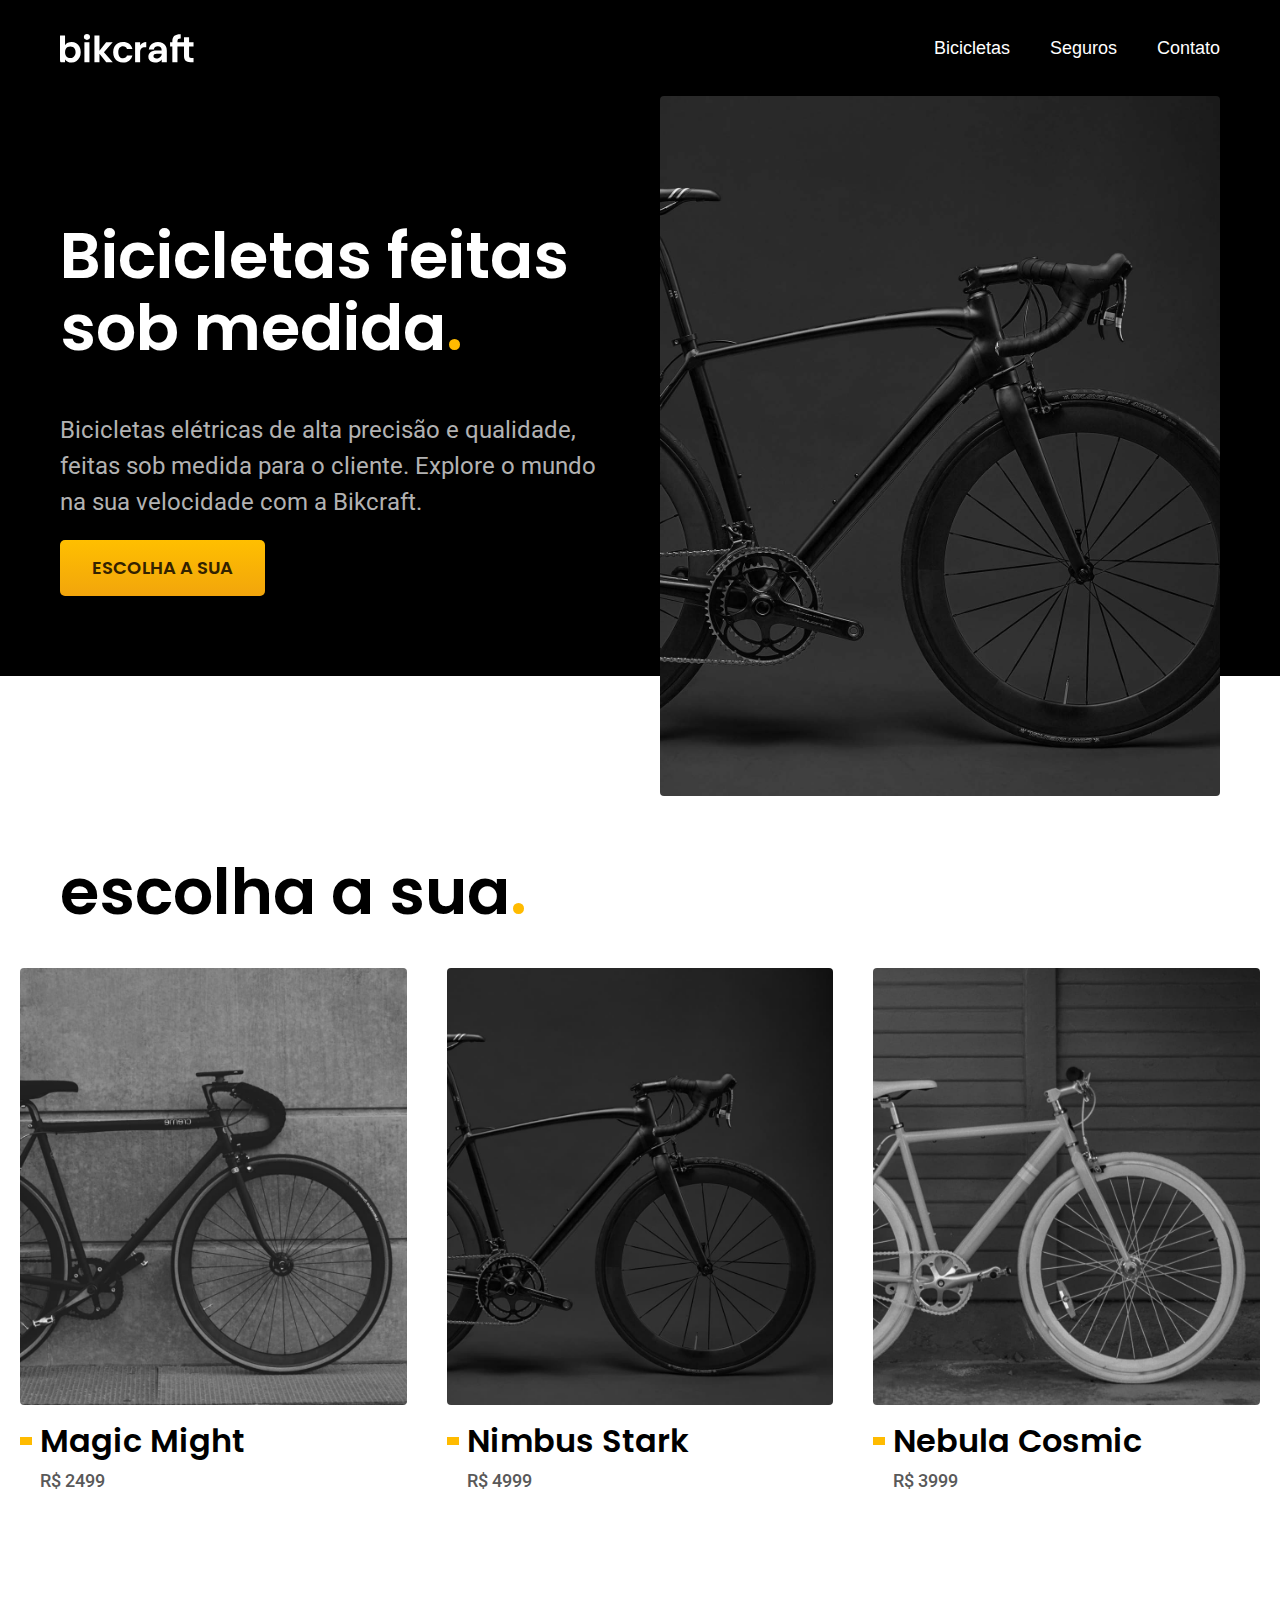
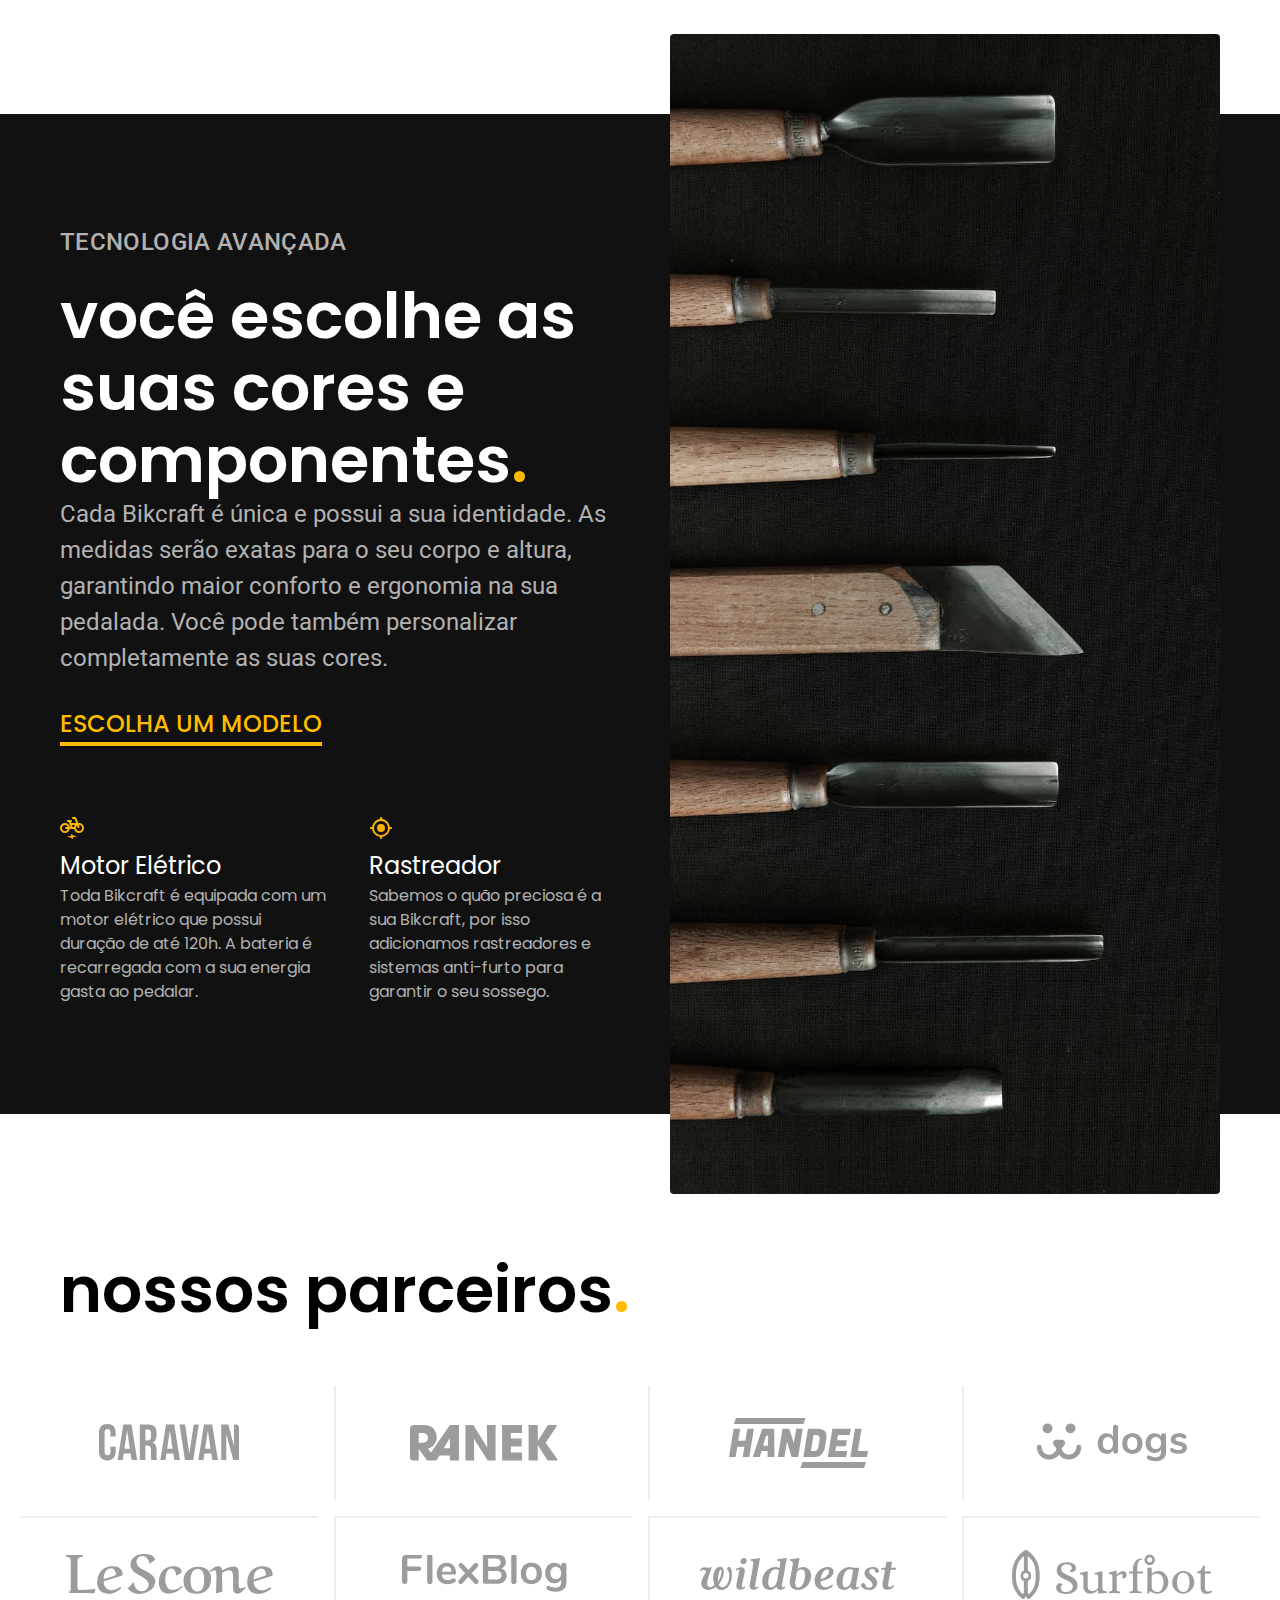
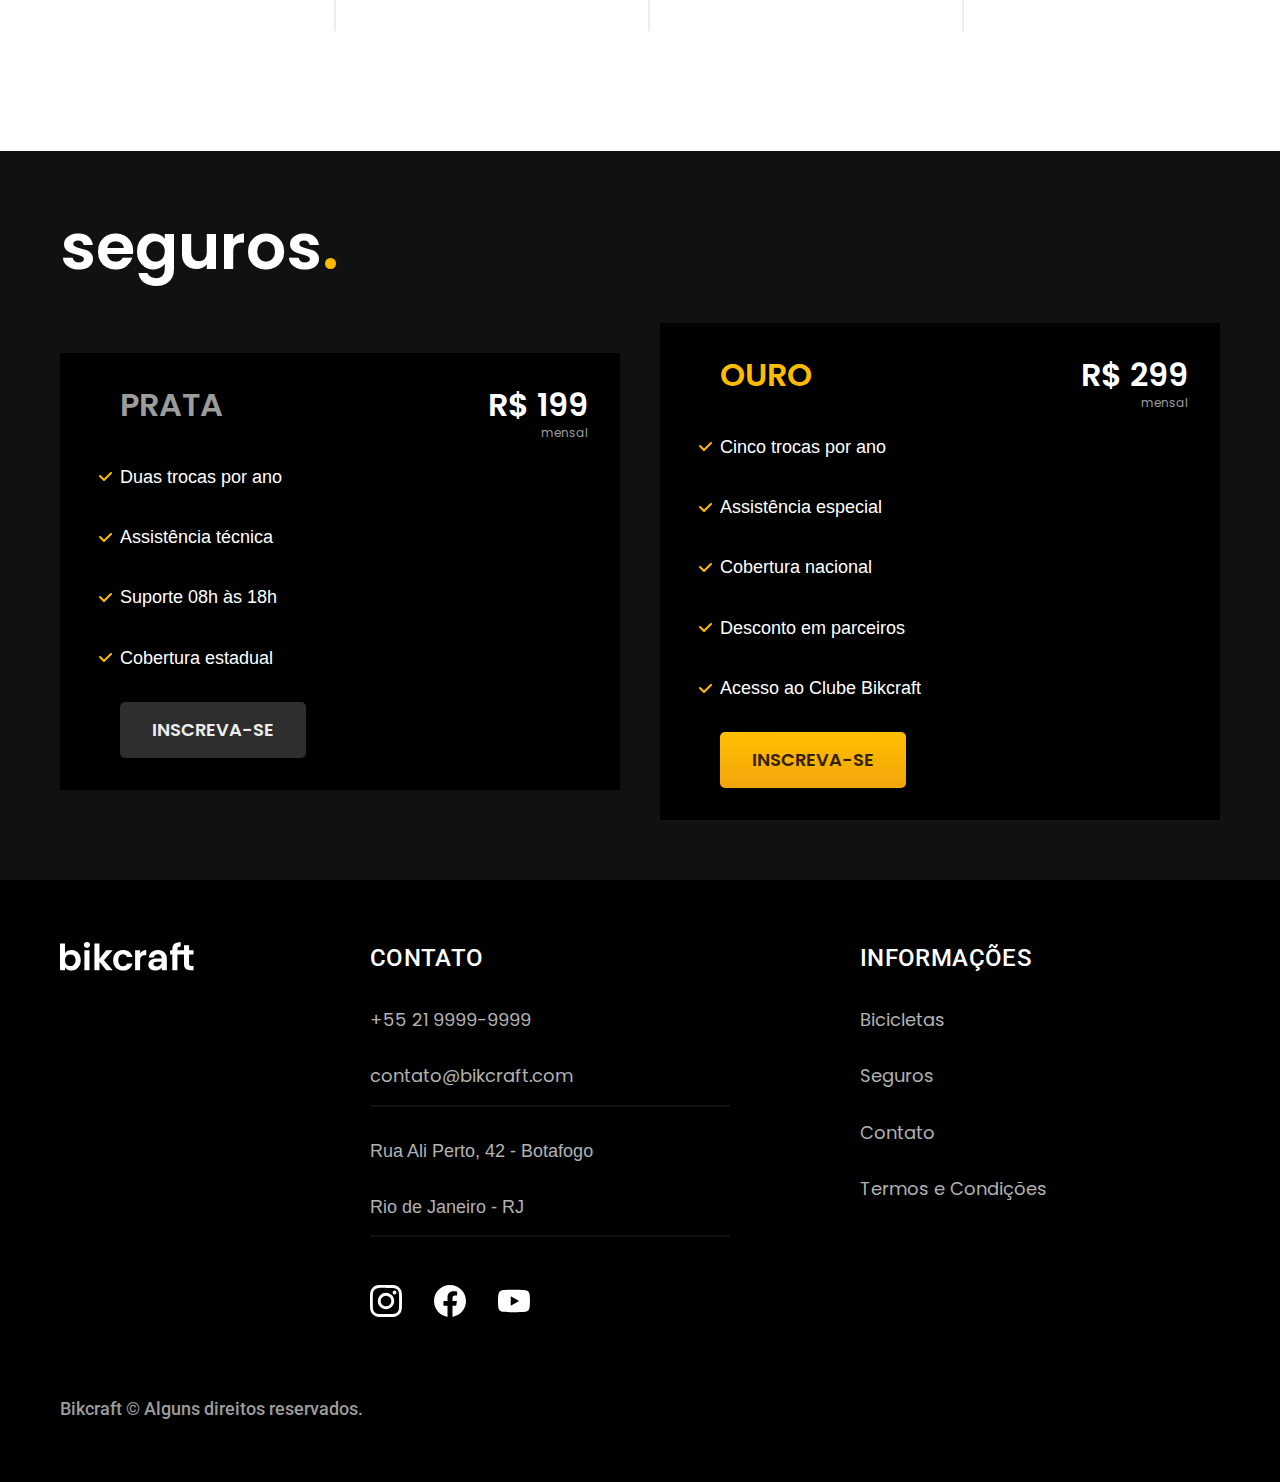
<file: index.html>
<!DOCTYPE html>
<html lang="pt-br">

<head>
  <meta charset="UTF-8">
  <meta name="viewport" content="width=device-width, initial-scale=1.0">

  <title>Bikcraft - Bicicletas Elétricas</title>
  <meta name="description" content="">
  <link rel="preload" href="css/style.css" as="style">
  <link rel="stylesheet" href="css/style.css">


  <link rel="preconnect" href="https://fonts.googleapis.com">
  <link rel="preconnect" href="https://fonts.gstatic.com" crossorigin>
  <link href="https://fonts.googleapis.com/css2?family=Poppins:wght@400;600&family=Merriweather:ital,wght@1,900&family=Roboto:wght@400;500&display=swap" rel="stylesheet">
</head>

<body>
  <header class="header-bg">
    <div class="header container">
      <img src="img/bikcraft.svg" alt="Bikcraft">

      <nav aria-label="primaria">
        <ul class="header-menu font-1-m">
          <li><a href="./bicicletas.html">Bicicletas</a></li>
          <li><a href="./seguros.html">Seguros</a></li>
          <li><a href="./contato.html">Contato</a></li>
        </ul>
      </nav>
    </div>
  </header>

  <main class="introducao-bg">
    <div class="introducao container">
      <div class="introducao-conteudo">
        <h1 class="font-1-xxl cor-0 fadeInDown" data-anime="200">Bicicletas feitas
          sob medida<span class="cor-p1 font-1-xxl">.</span></h1>
        <p class="font-2-l cor-5 fadeInDown" data-anime="400">Bicicletas elétricas de alta precisão e qualidade, feitas sob medida para o cliente. Explore o mundo na sua velocidade com a Bikcraft.</p>
        <a class="botao fadeInDown" href="./bicicletas.html" data-anime="600">ESCOLHA A SUA</a>
      </div>
      <div>
        <img src="img/fotos/introducao.jpg" class="fadeInDown" data-anime="800" alt="Bicicleta elétrica preta">
      </div>
    </div>
  </main>

  <article class="bicicletas-lista">
    <h2 class="font-1-xxl container">escolha a sua<span class="cor-p1 font-1-xxl">.</span>
    </h2>

    <ul>
      <li>
        <a href="./bicicletas/magic.html">
          <img src="img/bicicletas/magic-home.jpg" alt="bicicleta preta">
          <h3 class="font-1-xl cor-12">Magic Might</h3>
          <span class="font-2-m cor-8">R$ 2499</span>
        </a>
      </li>
      <li>
        <a href="./bicicletas/magic.html">
          <img src="img/bicicletas/nimbus-home.jpg" alt="bicicleta preta">
          <h3 class="font-1-xl cor-12">Nimbus Stark</h3>
          <span class="font-2-m cor-8">R$ 4999</span>
        </a>
      </li>
      <li>
        <a href="./bicicletas/magic.html">
          <img src="img/bicicletas/nebula-home.jpg" alt="bicicleta preta">
          <h3 class="font-1-xl cor-12">Nebula Cosmic</h3>
          <span class="font-2-m cor-8">R$ 3999</span>
        </a>
      </li>
    </ul>
  </article>

  <article class="tecnologia-bg">
    <div class="tecnologia container">
      <div class="tecnologia-conteudo">
        <span class="cor-5 font-2-l-b">Tecnologia Avançada</span>

        <h1 class="font-1-xxl cor-0">você escolhe as suas cores e componentes<span class="cor-p1 font-1-xxl">.</span></h1>
        <p class="cor-5 font-2-l">Cada Bikcraft é única e possui a sua identidade. As medidas serão exatas para o seu corpo e altura, garantindo maior conforto e ergonomia na sua pedalada. Você pode também personalizar completamente as suas cores.</p>
        <a class="link" href="./bicicletas.html">ESCOLHA UM MODELO</a>
        <div class="info-flex">
          <div>
            <img src="img/icones/eletrica.svg" alt="">
            <h3 class="font-1-l cor-0">Motor Elétrico</h3>
            <p class="cor-5 font-1-s">Toda Bikcraft é equipada com um motor elétrico que possui duração de até 120h. A bateria é recarregada com a sua energia gasta ao pedalar.</p>
          </div>
          <div>
            <img src="img/icones/rastreador.svg" alt="">
            <h3 class="font-1-l cor-0"">Rastreador</h3>
        <p class=" cor-5 font-1-s">Sabemos o quão preciosa é a sua Bikcraft, por isso adicionamos rastreadores e sistemas anti-furto para garantir o seu sossego.</p>
          </div>
        </div>
      </div>
      <div class="tecnologia-imagem">
        <img src="img/fotos/tecnologia.jpg" alt="">
      </div>
    </div>
  </article>


  <section class="parceiros" aria-label="Nossos Parceiros">
    <h2 class="container font-1-xxl">nossos parceiros<span class="cor-p1 font-1-xxl">.</span></h2>

    <ul>
      <li><img src="img/parceiros/caravan.svg" alt="caravan"></li>
      <li><img src="img/parceiros/ranek.svg" alt="ranek.svg"></li>
      <li><img src="img/parceiros/handel.svg" alt="handel.svg"></li>
      <li><img src="img/parceiros/dogs.svg" alt="dogs.svg"></li>
      <li><img src="img/parceiros/lescone.svg" alt="lescone.svg"></li>
      <li><img src="img/parceiros/flexblog.svg" alt="flexblog.svg"></li>
      <li><img src="img/parceiros/wildbeast.svg" alt="wildbeast.svg"></li>
      <li><img src="img/parceiros/surfbot.svg" alt="surfbot.svg"></li>
    </ul>
  </section>


  <article class="seguros-bg">
    <div class="seguros container">
      <h2 class="font-1-xxl cor-0">seguros<span class="cor-p1 font-1-xxl">.</span></h2>
      <div class="seguros-item">
        <h3 class="font-1-xl cor-6">PRATA</h3>
        <span class="font-1-xl cor-0">R$ 199 <span class="font-1-xs cor-6">mensal</span></span>
        <ul class="font-2-m cor-0">
          <li>Duas trocas por ano</li>
          <li>Assistência técnica</li>
          <li>Suporte 08h às 18h</li>
          <li>Cobertura estadual</li>
        </ul>
        <a class="botao secundario" href="./orcamento.html">Inscreva-se</a>
      </div>

      <div class="seguros-item">
        <h3 class="font-1-xl cor-p1">OURO</h3>
        <span class="font-1-xl cor-0">R$ 299 <span class="font-1-xs cor-6">mensal</span></span>
        <ul class="font-2-m cor-0">
          <li>Cinco trocas por ano</li>
          <li>Assistência especial</li>
          <li>Cobertura nacional</li>
          <li>Desconto em parceiros</li>
          <li>Acesso ao Clube Bikcraft</li>

        </ul>
        <a class="botao " href="./orcamento.html">Inscreva-se</a>
      </div>
    </div>
  </article>

  <footer class="footer-bg">

    <div class="footer container">
      <img src="img/bikcraft.svg" alt="Bikcraft">
      <div class="footer-contato">
        <h3 class="font-2-l-b cor-0">Contato</h3>
        <ul class="font-2-m cor-5">
          <li> <a class="font-1-m cor-5" href="tel:+55219999999">+55 21 9999-9999</a></li>
          <li> <a class="font-1-m cor-5" href="mailto:contato@bikcraft.com">contato@bikcraft.com</a></li>
          <li>Rua Ali Perto, 42 - Botafogo</li>
          <li>Rio de Janeiro - RJ</li>
        </ul>
        <div class="footer-redes">
          <a href="">
            <img src="img/redes/instagram.svg" alt="Instagram">
          </a>
          <a href="">
            <img src="img/redes/facebook.svg" alt="Facebook">
          </a>
          <a href="">
            <img src="img/redes/youtube.svg" alt="Youtube">
          </a>

        </div>
      </div>

      <div class="footer-informacoes">
        <h3 class="font-2-l-b cor-0">Informações</h3>
        <nav>
          <ul class="font-1-m cor-5">
            <li><a class="font-1-m cor-5" href="./bicicletas.html">Bicicletas</a></li>
            <li><a class="font-1-m cor-5" href="./seguros.html">Seguros</a></li>
            <li><a class="font-1-m cor-5" href="./contato.html">Contato</a></li>
            <li><a class="font-1-m cor-5" href="./termos.html">Termos e Condições</a></li>
          </ul>
        </nav>

      </div>
      <p class=" footer-copy font-2-m cor-6">Bikcraft © Alguns direitos reservados.</p>
    </div>
  </footer>
  <script src="js/plugins/simple-anime.js"></script>
  <script src="./js/script.js"> </script>
</body>

</html>
</file>
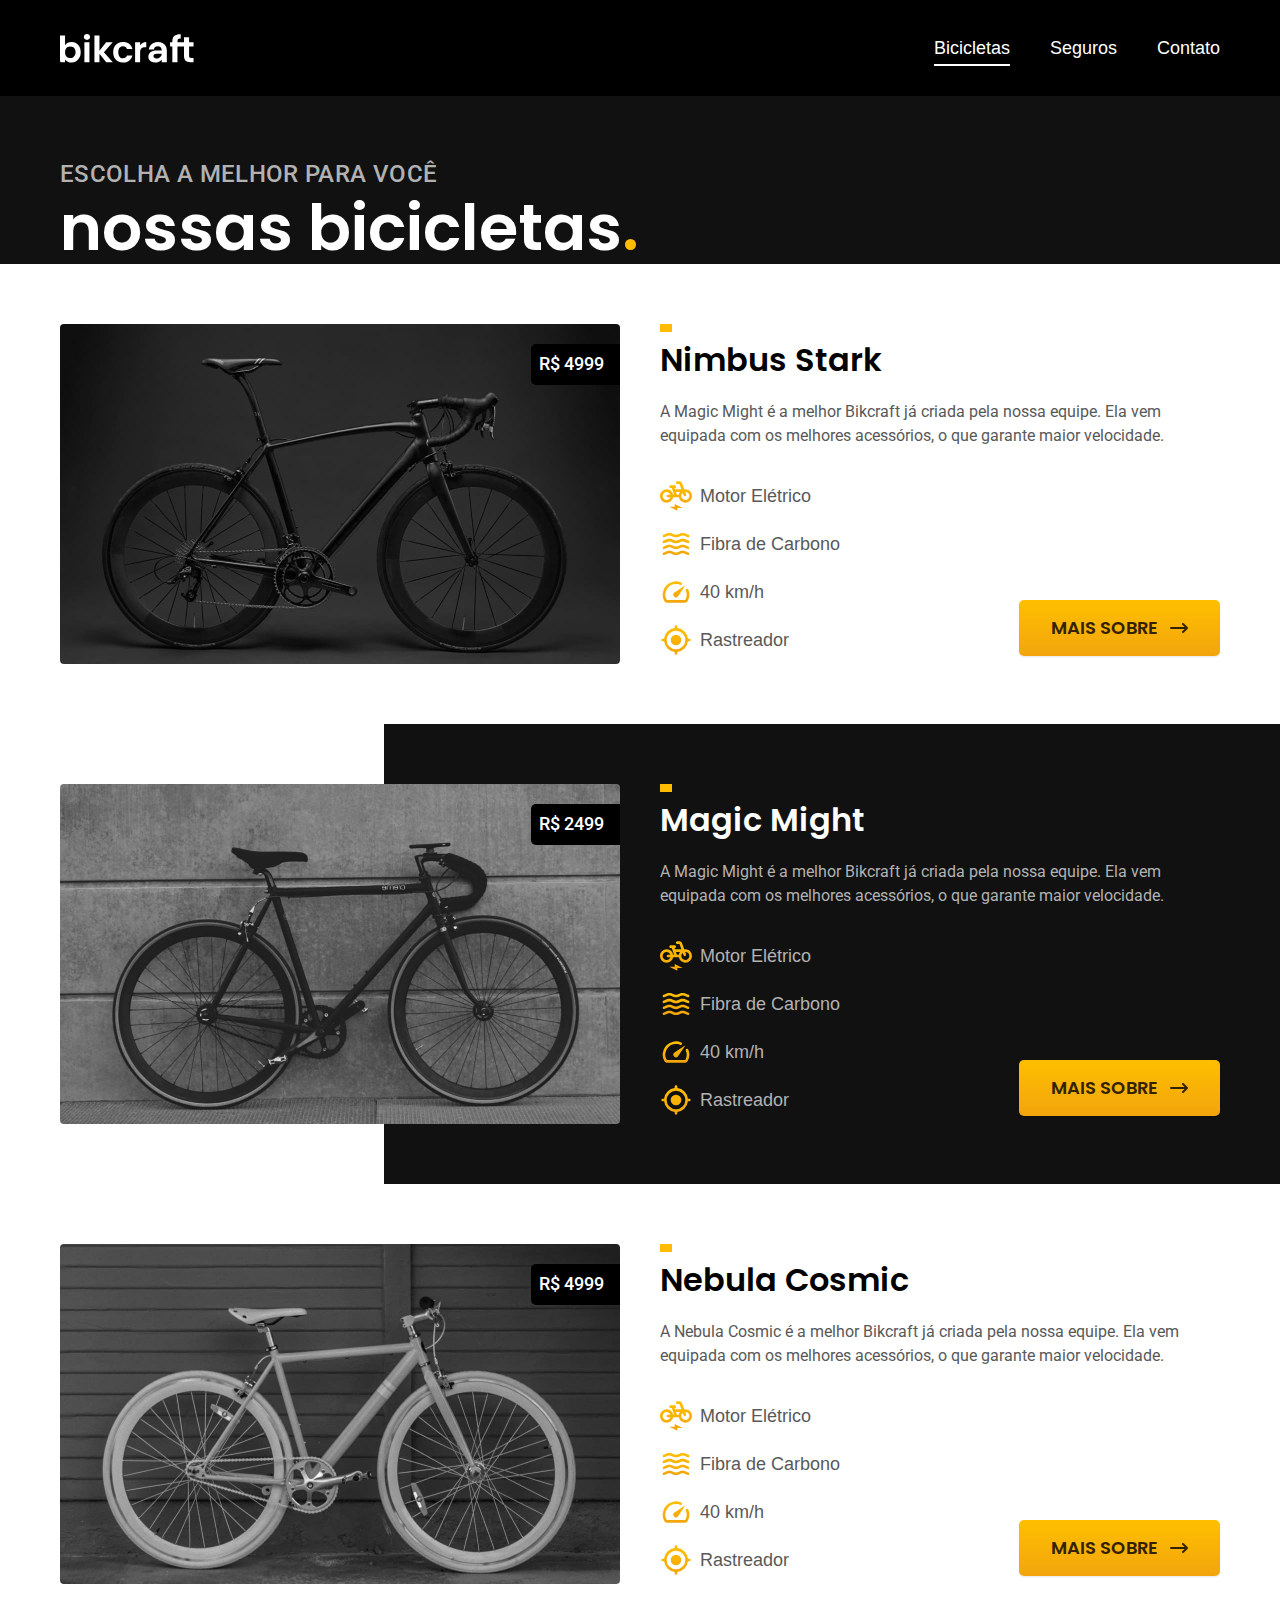
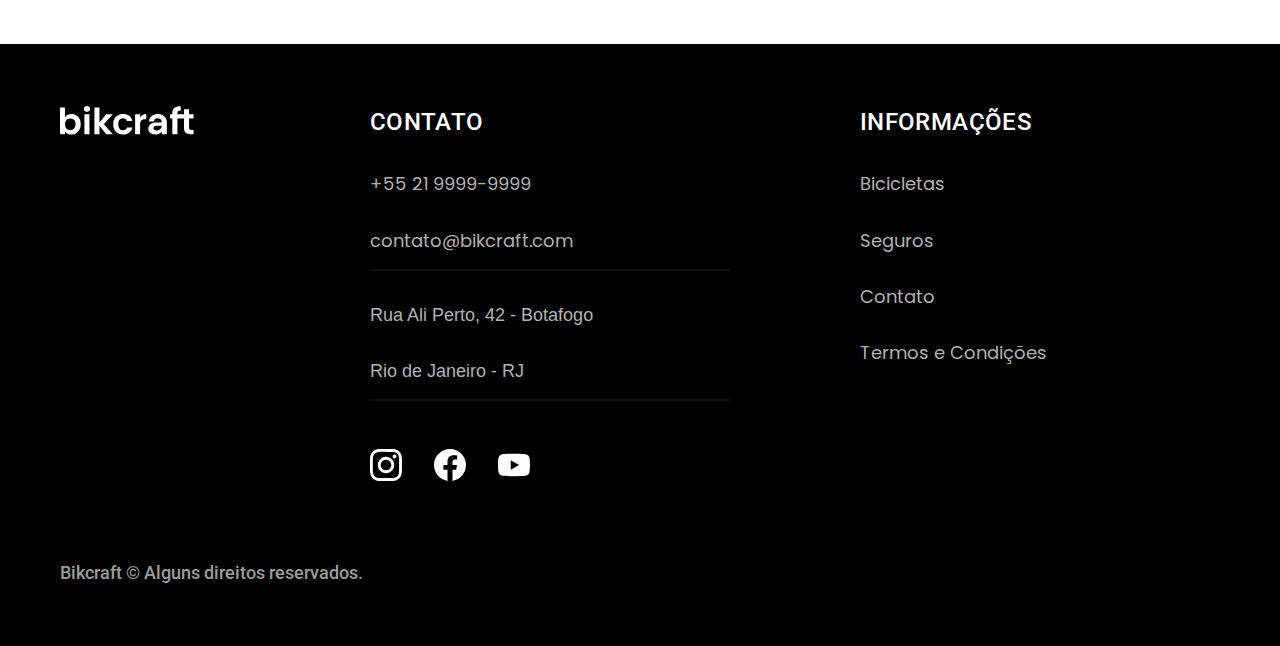
<file: bicicletas.html>
<!DOCTYPE html>
<html lang="pt-br">

<head>
  <meta charset="UTF-8">
  <meta name="viewport" content="width=device-width, initial-scale=1.0">

  <title>Bicicletas | Bikcraft </title>
  <meta name="description" content="Bicicletas">
  <link rel="preload" href="css/style.css" as="style">
  <link rel="stylesheet" href="css/style.css">
  <link rel="preconnect" href="https://fonts.googleapis.com">
  <link rel="preconnect" href="https://fonts.gstatic.com" crossorigin>
  <link href="https://fonts.googleapis.com/css2?family=Poppins:wght@400;600&family=Merriweather:ital,wght@1,900&family=Roboto:wght@400;500&display=swap" rel="stylesheet">
</head>

<body>
  <header class="header-bg">
    <div class="header container">
      <a href="./index.html"> <img src="img/bikcraft.svg" alt="Bikcraft"></a>


      <nav aria-label="primaria">
        <ul class="header-menu font-1-m">
          <li><a href="./bicicletas.html">Bicicletas</a></li>
          <li><a href="./seguros.html">Seguros</a></li>
          <li><a href="./contato.html">Contato</a></li>
        </ul>
      </nav>
    </div>
  </header>

  <main>

    <div class="titulo-bg">
      <div class="titulo container">
        <p class="font-2-l-b cor-5">ESCOLHA A MELHOR PARA VOCÊ</p>
        <h1 class="font-1-xxl cor-0">nossas bicicletas<span class="cor-p1 font-1-xxl ">.</span></h1>
      </div>
    </div>

    <div class="bicicletas container">

      <div class="bicicletas-imagem">

        <img src="img/bicicletas/nimbus.jpg" alt="Bicicleta Preta">
        <span class="font-2-m cor-0">R$ 4999</span>

      </div>


      <div class="bicicleta-conteudo">
        <h1 class="font-1-xl">Nimbus Stark</h1>
        <p class="font-2-s cor-8">A Magic Might é a melhor Bikcraft já criada pela nossa equipe. Ela vem equipada com os melhores acessórios, o que garante maior velocidade.</p>
        <ul class="font-1-m cor-8">
          <li> <img src="img/icones/eletrica.svg" alt="">
            Motor Elétrico
          </li>
          <li> <img src="img/icones/carbono.svg" alt="">
            Fibra de Carbono
          </li>
          <li> <img src="img/icones/velocidade.svg" alt="">
            40 km/h
          </li>
          <li> <img src="img/icones/rastreador.svg" alt="">
            Rastreador
          </li>
        </ul>
        <a class="botao seta" href="./bicicletas/nimbus.html">MAIS SOBRE</a>
      </div>
    </div>

    <div class="bicicletas-bg">
      <div class="bicicletas container">
        <div class="bicicletas-imagem">
          <img src="img/bicicletas/magic.jpg" alt="Bicicleta Preta">
          <span class="font-2-m cor-0">R$ 2499</span>
        </div>
        <div class="bicicleta-conteudo">
          <h1 class="font-1-xl cor-0">Magic Might</h1>
          <p class="font-2-s cor-5">A Magic Might é a melhor Bikcraft já criada pela nossa equipe. Ela vem equipada com os melhores acessórios, o que garante maior velocidade.</p>
          <ul class="font-1-m cor-5">
            <li> <img src="img/icones/eletrica.svg" alt="">
              Motor Elétrico
            </li>
            <li> <img src="img/icones/carbono.svg" alt="">
              Fibra de Carbono
            </li>
            <li> <img src="img/icones/velocidade.svg" alt="">
              40 km/h
            </li>
            <li> <img src="img/icones/rastreador.svg" alt="">
              Rastreador
            </li>
          </ul>
          <a class="botao seta" href="./bicicletas/magic.html">MAIS SOBRE</a>
        </div>
      </div>
    </div>

    <div class="bicicletas container">
      <div class="bicicletas-imagem">
        <img src="img/bicicletas/nebula.jpg" alt="Bicicleta Preta">
        <span class="font-2-m cor-0">R$ 4999</span>
      </div>
      <div class="bicicleta-conteudo">
        <h1 class="font-1-xl">Nebula Cosmic</h1>
        <p class="font-2-s cor-8">A Nebula Cosmic é a melhor Bikcraft já criada pela nossa equipe. Ela vem equipada com os melhores acessórios, o que garante maior velocidade.</p>
        <ul class="font-1-m cor-8">
          <li> <img src="img/icones/eletrica.svg" alt="">
            Motor Elétrico
          </li>
          <li> <img src="img/icones/carbono.svg" alt="">
            Fibra de Carbono
          </li>
          <li> <img src="img/icones/velocidade.svg" alt="">
            40 km/h
          </li>
          <li> <img src="img/icones/rastreador.svg" alt="">
            Rastreador
          </li>
        </ul>
        <a class="botao seta" href="./bicicletas/nebula.html">MAIS SOBRE</a>
      </div>
    </div>


  </main>


  <footer class="footer-bg">
    <div class="footer container">
      <img src="img/bikcraft.svg" alt="Bikcraft">
      <div class="footer-contato">
        <h3 class="font-2-l-b cor-0">Contato</h3>
        <ul class="font-2-m cor-5">
          <li> <a class="font-1-m cor-5" href="tel:+55219999999">+55 21 9999-9999</a></li>
          <li> <a class="font-1-m cor-5" href="mailto:contato@bikcraft.com">contato@bikcraft.com</a></li>
          <li>Rua Ali Perto, 42 - Botafogo</li>
          <li>Rio de Janeiro - RJ</li>
        </ul>
        <div class="footer-redes">
          <a href="">
            <img src="img/redes/instagram.svg" alt="Instagram">
          </a>
          <a href="">
            <img src="img/redes/facebook.svg" alt="Facebook">
          </a>
          <a href="">
            <img src="img/redes/youtube.svg" alt="Youtube">
          </a>

        </div>
      </div>
      <div class="footer-informacoes">
        <h3 class="font-2-l-b cor-0">Informações</h3>
        <nav>
          <ul class="font-1-m cor-5">
            <li><a class="font-1-m cor-5" href="./bicicletas.html">Bicicletas</a></li>
            <li><a class="font-1-m cor-5" href="./seguros.html">Seguros</a></li>
            <li><a class="font-1-m cor-5" href="./contato.html">Contato</a></li>
            <li><a class="font-1-m cor-5" href="./termos.html">Termos e Condições</a></li>
          </ul>
        </nav>

      </div>
      <p class=" footer-copy font-2-m cor-6">Bikcraft © Alguns direitos reservados.</p>
    </div>
  </footer>
  <script src="./js/script.js"></script>
</body>

</html>
</file>
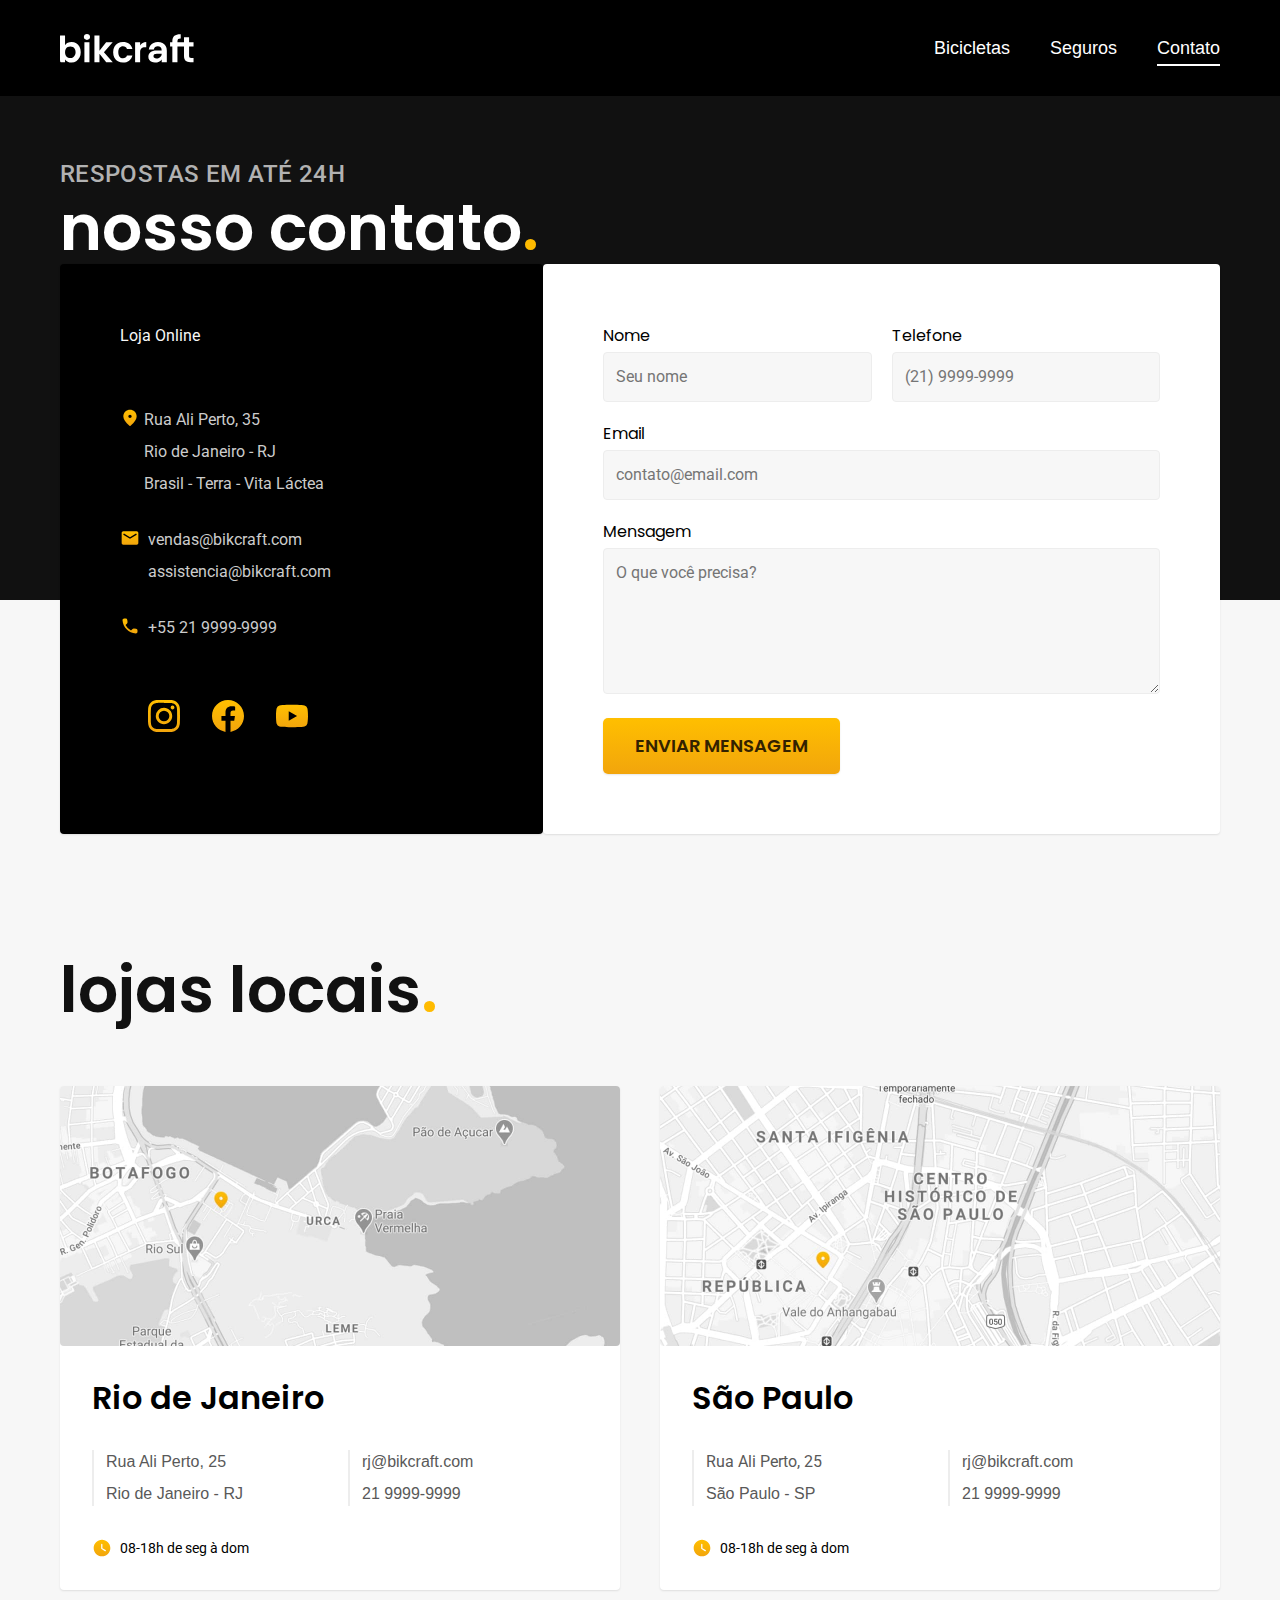
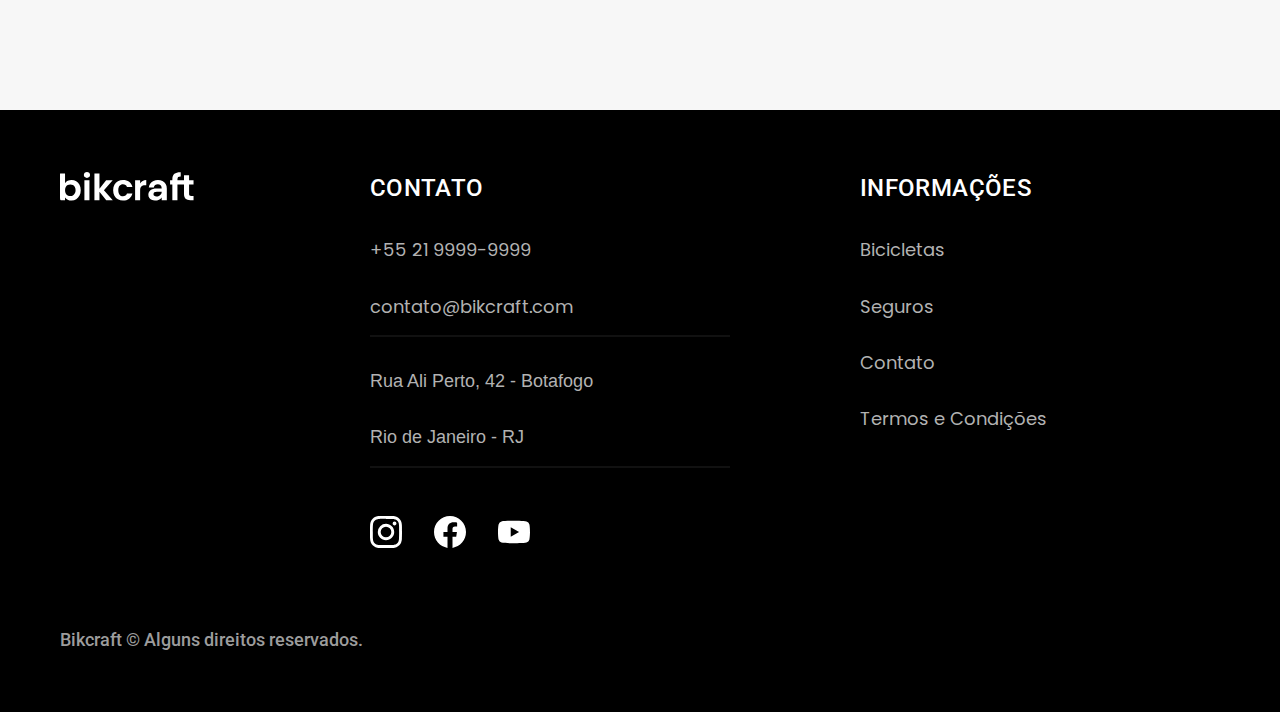
<file: contato.html>
<!DOCTYPE html>
<html lang="pt-br">

<head>
  <meta charset="UTF-8">
  <meta name="viewport" content="width=device-width, initial-scale=1.0">

  <title>Contato | Bikcraft </title>
  <meta name="description" content="Bicicletas">
  <link rel="preload" href="css/style.css" as="style">
  <link rel="stylesheet" href="css/style.css">
  <link rel="preconnect" href="https://fonts.googleapis.com">
  <link rel="preconnect" href="https://fonts.gstatic.com" crossorigin>
  <link href="https://fonts.googleapis.com/css2?family=Poppins:wght@400;600&family=Merriweather:ital,wght@1,900&family=Roboto:wght@400;500&display=swap" rel="stylesheet">
</head>

<body id="contato">
  <header class="header-bg">
    <div class="header container">
      <a href="./index.html"> <img src="img/bikcraft.svg" alt="Bikcraft"></a>


      <nav aria-label="primaria">
        <ul class="header-menu font-1-m">
          <li><a href="./bicicletas.html">Bicicletas</a></li>
          <li><a href="./seguros.html">Seguros</a></li>
          <li><a href="./contato.html">Contato</a></li>
        </ul>
      </nav>
    </div>
  </header>



  <main>
    <div class="titulo-bg">
      <div class="titulo container">
        <p class="font-2-l-b cor-5">RESPOSTAS EM ATÉ 24H</p>
        <h1 class="font-1-xxl cor-0">nosso contato<span class="cor-p1 font-1-xxl ">.</span></h1>
      </div>
    </div>

    <div class="contato container">
      <section class="contato-dados" aria-label="Endereço">
        <h2 class="font-2-s cor-1">Loja Online</h2>
        <div class="contato-endereco font-2-xs cor-4">
          <p class="font-2-s">Rua Ali Perto, 35</p>
          <p class="font-2-s">Rio de Janeiro - RJ</p>
          <p class="font-2-s">Brasil - Terra - Vita Láctea</p>
        </div>


        <address class="contato-meios  cor-4  font-2-xs ">
          <a class="font-2-s" href="mailto:contato@bikcraft.com">vendas@bikcraft.com</a>
          <a class="font-2-s" href="mailto:assistencia@bikcraft.com">assistencia@bikcraft.com</a>
          <a class="font-2-s cor-5" href="tel:+55219999999">+55 21 9999-9999</a>
        </address>

        <div class="contato-redes">
          <a href="">
            <img src="img/redes/instagram-p.svg" alt="Instagram">
          </a>
          <a href="">
            <img src="img/redes/facebook-p.svg" alt="Facebook">
          </a>
          <a href="">
            <img src="img/redes/youtube-p.svg" alt="Youtube">
          </a>
        </div>

      </section>

      <section class="contato-formulario" aria-label="Formulário">
        <form class="form" action="./contato.html">
          <div>
            <label for="nome">Nome</label>
            <input type="text" id="nome" name="nome" placeholder="Seu nome">
          </div>

          <div>
            <label for="telefone">Telefone</label>
            <input type="text" id="telefone" name="nome" placeholder="(21) 9999-9999">
          </div>

          <div class="col-2">
            <label for="email">Email</label>
            <input type="email" id="email" name="nome" placeholder="contato@email.com">
          </div>

          <div class="col-2">
            <label for="mensagem">Mensagem</label>
            <textarea rows="5" id="mensagem" name="mensagem" placeholder="O que você precisa?"></textarea>
          </div>
          <button class="botao col-2">Enviar Mensagem</button>
        </form>

      </section>
    </div>
    <article class="lojas container">
      <h1 class="font-1-xxl cor-11">lojas locais<span class="cor-p1 font-1-xxl ">.</span></h1>

      <div class="lojas-item">
        <img src="img/lojas/rj.jpg" alt="mapa marcando o endereço">
        <div class="lojas-conteudo">
          <h3 class="font-1-xl cor-12">Rio de Janeiro </h3>
          <div class="lojas-dados font-2-s cor-8">
            <p>Rua Ali Perto, 25</p>
            <p>Rio de Janeiro - RJ</p>
          </div>

          <div class="lojas-dados font-2-s cor-8">
            <a class="cor-8" href="mailto:rj@bikcraft.com">rj@bikcraft.com</a>
            <a class="cor-8" href="tel:+552199999999">21 9999-9999</a>
          </div>
          <p class="lojas-tempo font-2-xs"><img src="img/icones/horario.svg" alt="">08-18h de seg à dom</p>
        </div>
      </div>

      <div class="lojas-item">
        <img src="img/lojas/sp.jpg" alt="mapa marcando o endereço">
        <div class="lojas-conteudo">
          <h3 class="font-1-xl cor-12">São Paulo</h3>
          <div class="lojas-dados font-2-s cor-8">
            <p class="font-2-s">Rua Ali Perto, 25</p>
            <p>São Paulo - SP</p>
          </div>

          <div class="lojas-dados font-2-s cor-8">
            <a class="cor-8" href="mailto:rj@bikcraft.com">rj@bikcraft.com</a>
            <a class="cor-8" href="tel:+552199999999">21 9999-9999</a>
          </div>
          <p class="lojas-tempo font-2-xs"><img src="img/icones/horario.svg" alt="">08-18h de seg à dom</p>
        </div>
      </div>






    </article>






  </main>


  <footer class="footer-bg">
    <div class="footer container">
      <img src="img/bikcraft.svg" alt="Bikcraft">
      <div class="footer-contato">
        <h3 class="font-2-l-b cor-0">Contato</h3>
        <ul class="font-2-m cor-5">
          <li> <a class="font-1-m cor-5" href="tel:+55219999999">+55 21 9999-9999</a></li>
          <li> <a class="font-1-m cor-5" href="mailto:contato@bikcraft.com">contato@bikcraft.com</a></li>
          <li>Rua Ali Perto, 42 - Botafogo</li>
          <li>Rio de Janeiro - RJ</li>
        </ul>
        <div class="footer-redes">
          <a href="">
            <img src="img/redes/instagram.svg" alt="Instagram">
          </a>
          <a href="">
            <img src="img/redes/facebook.svg" alt="Facebook">
          </a>
          <a href="">
            <img src="img/redes/youtube.svg" alt="Youtube">
          </a>

        </div>
      </div>
      <div class="footer-informacoes">
        <h3 class="font-2-l-b cor-0">Informações</h3>
        <nav>
          <ul class="font-1-m cor-5">
            <li><a class="font-1-m cor-5" href="./bicicletas.html">Bicicletas</a></li>
            <li><a class="font-1-m cor-5" href="./seguros.html">Seguros</a></li>
            <li><a class="font-1-m cor-5" href="./contato.html">Contato</a></li>
            <li><a class="font-1-m cor-5" href="./termos.html">Termos e Condições</a></li>
          </ul>
        </nav>

      </div>
      <p class=" footer-copy font-2-m cor-6">Bikcraft © Alguns direitos reservados.</p>
    </div>
  </footer>
  <script src="./js/script.js"> </script>
</body>

</html>
</file>
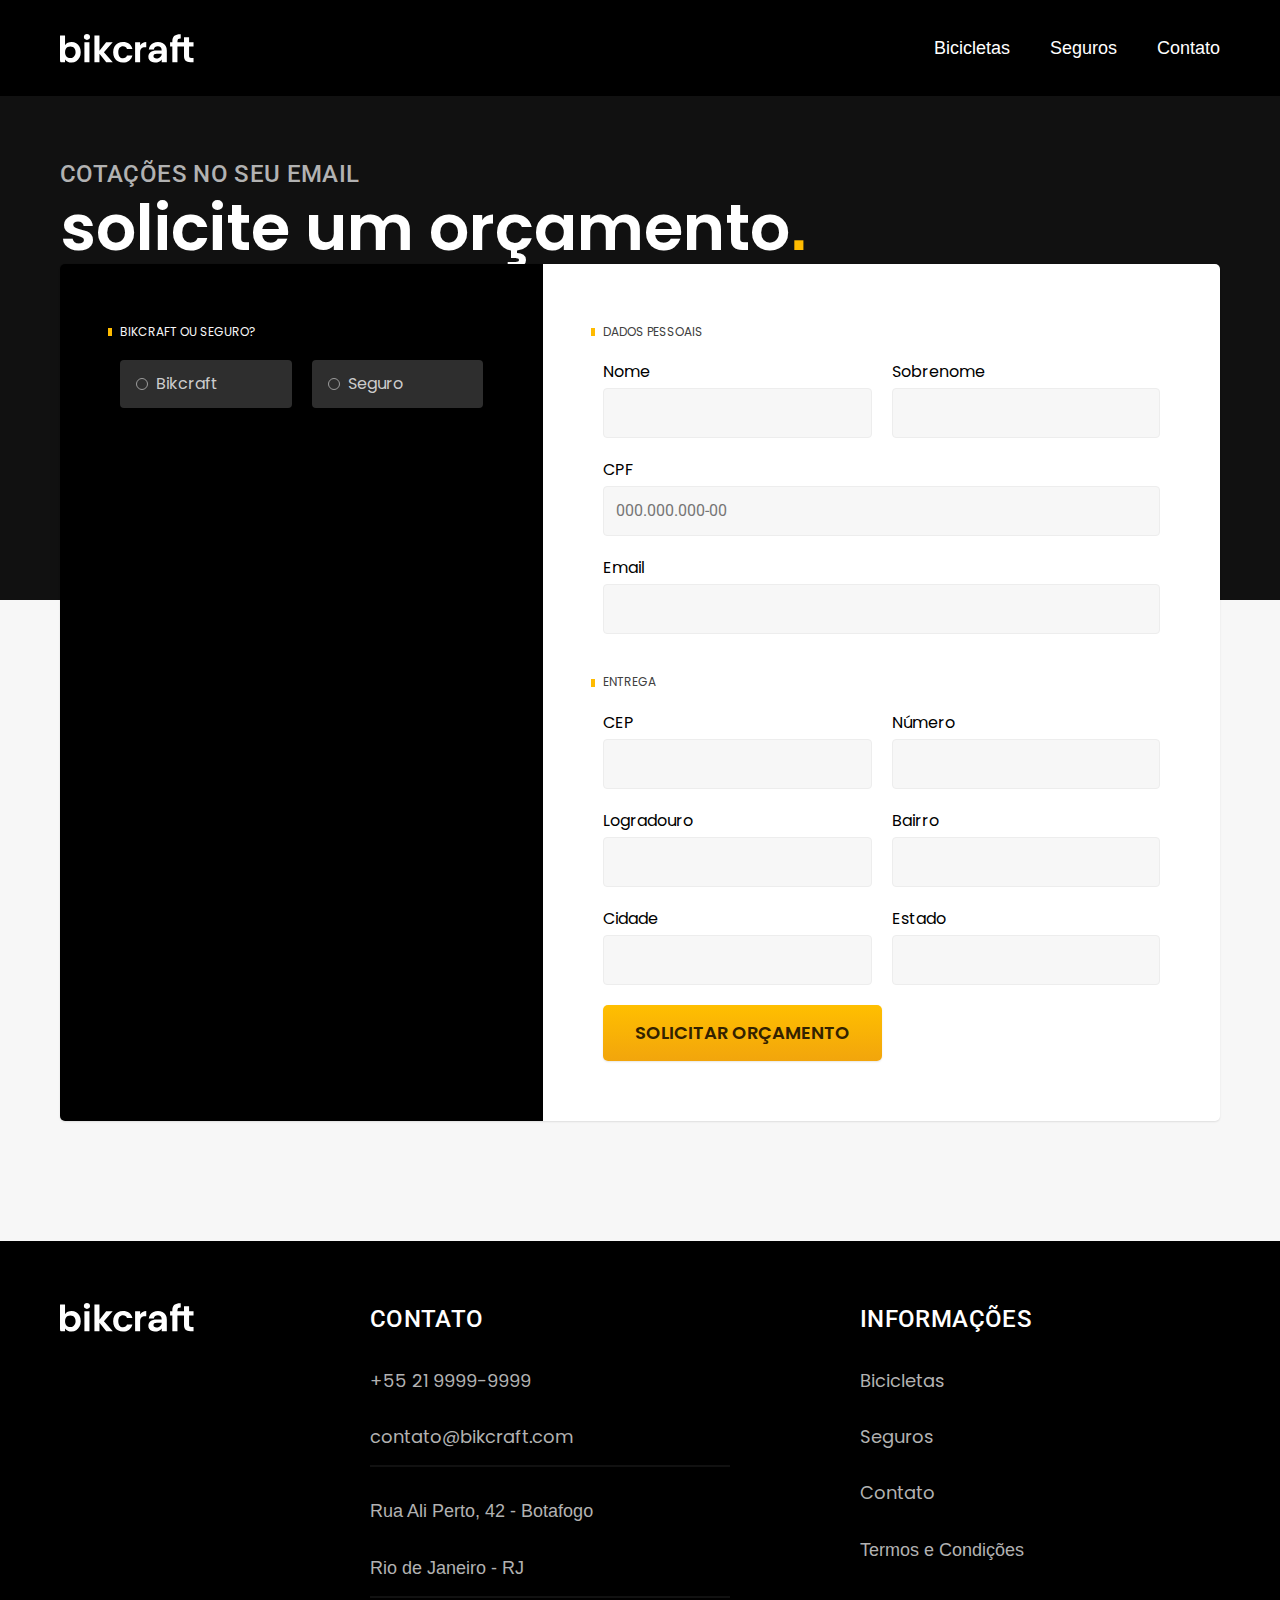
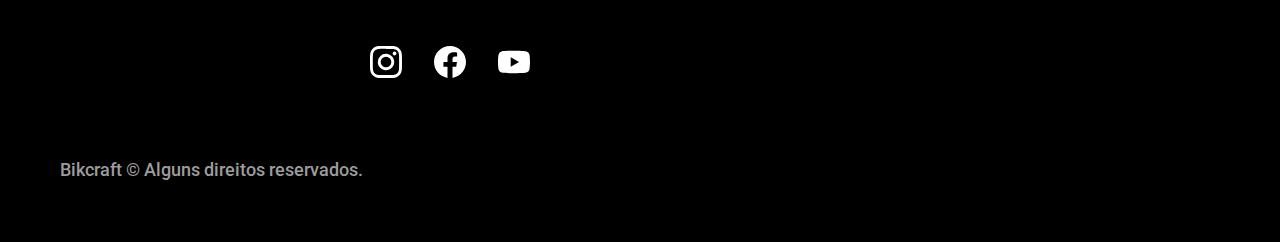
<file: orcamento.html>
<!DOCTYPE html>
<html lang="pt-br">

<head>
  <meta charset="UTF-8">
  <meta name="viewport" content="width=device-width, initial-scale=1.0">

  <title>Orçamento | Bikcraft </title>
  <meta name="description" content="Termos e condições">
  <link rel="preload" href="css/style.css" as="style">
  <link rel="stylesheet" href="css/style.css">
  <link rel="preconnect" href="https://fonts.googleapis.com">
  <link rel="preconnect" href="https://fonts.gstatic.com" crossorigin>
  <link href="https://fonts.googleapis.com/css2?family=Poppins:wght@400;600&family=Merriweather:ital,wght@1,900&family=Roboto:wght@400;500&display=swap" rel="stylesheet">
</head>
<a href=""></a>

<body id="orcamento">
  <header class="header-bg">
    <div class="header container">
      <a href="./index.html"> <img src="img/bikcraft.svg" alt="Bikcraft"></a>


      <nav aria-label="primaria">
        <ul class="header-menu font-1-m">
          <li><a href="./bicicletas.html">Bicicletas</a></li>
          <li><a href="./seguros.html">Seguros</a></li>
          <li><a href="./contato.html">Contato</a></li>
        </ul>
      </nav>
    </div>
  </header>

  <main>
    <div class="titulo-bg">
      <div class="titulo container">
        <p class="font-2-l-b cor-5">Cotações no seu email</p>
        <h1 class="font-1-xxl cor-0">solicite um orçamento<span class="cor-p1">.</span></h1>
      </div>
    </div>

    <form class="orcamento container" action="./">
      <div class="orcamento-produto">

        <h2 class="font-1-xs cor-1">Bikcraft ou Seguro?</h2>

        <input type="radio" name="tipo" value="bikcraft" id="bikcraft">
        <label for="bikcraft">Bikcraft</label>

        <input type="radio" name="tipo" value="seguro" id="seguro">
        <label for="seguro">Seguro</label>


        <div class="orcamento-conteudo" id="orcamento-bikcraft">
          <h2 class="font-1-xs cor-5">Escolha a sua</h2>

          <input type="radio" name="produto" value="nimbus" id="nimbus">
          <label for="nimbus">Nimbus Stark <span>R$ 4999</span></label>
          <div class="orcamento-detalhes">
            <ul class="font-1-xs cor-8">
              <li><img src="./img/icones/eletrica.svg" alt="">Motor eletrico</li>
              <li><img src="./img/icones/carbono.svg" alt="">Fibra de Carbono</li>
              <li><img src="./img/icones/velocidade.svg" alt="">50 km/h </li>
              <li><img src="./img/icones/rastreador.svg" alt="">Rastreador</li>
            </ul>
            <img src="./img/bicicletas/nimbus.jpg" alt="Bicicleta Preta">
          </div>

          <input type="radio" name="produto" value="magic" id="magic">
          <label for="magic">Magic Might <span>R$ 2499</span> </label>
          <div class="orcamento-detalhes">
            <ul class="font-1-xs cor-8">
              <li><img src="./img/icones/eletrica.svg" alt="">Motor eletrico</li>
              <li><img src="./img/icones/carbono.svg" alt="">Fibra de Carbono</li>
              <li><img src="./img/icones/velocidade.svg" alt="">45 km/h </li>
              <li><img src="./img/icones/rastreador.svg" alt="">Rastreador</li>
            </ul>
            <img src="./img/bicicletas/magic.jpg" alt="Bicicleta Preta">
          </div>
          <input type="radio" name="produto" value="nebula" id="nebula">
          <label for="nebula">Nebula Cosmic <span>R$ 3999</span></label>
          <div class="orcamento-detalhes">
            <ul class="font-1-xs cor-8">
              <li><img src="./img/icones/eletrica.svg" alt="">Motor eletrico</li>
              <li><img src="./img/icones/carbono.svg" alt="">Fibra de Carbono</li>
              <li><img src="./img/icones/velocidade.svg" alt="">40 km/h </li>
              <li><img src="./img/icones/rastreador.svg" alt="">Rastreador</li>
            </ul>
            <img src="./img/bicicletas/nebula.jpg" alt="Bicicleta Branca">
          </div>



        </div>
        <div class="orcamento-conteudo" id="orcamento-seguro">

          <h2 class="font-1-xs cor-5">Escolha o plano</h2>
          <input type="radio" name="produto" value="prata" id="prata">
          <label for="prata">Prata <span>R$ 199</span></label>

          <input type="radio" name="produto" value="ouro" id="ouro">
          <label for="ouro">Ouro <span>R$ 299</span></label>

        </div>


      </div>

      <div class="orcamento-conteudo" id="orcamento-seguro">

        <h2 class="font-1-xs cor-5">Escolha o plano</h2>
        <input type="radio" name="produto" value="prata" id="prata">
        <label for="prata">Prata <span>R$ 199</span></label>

        <input type="radio" name="produto" value="ouro" id="ouro">
        <label for="ouro">Ouro <span>R$ 299</span></label>

      </div>


      <div class="orcamento-dados form">
        <h2 class="font-1-xs cor-9 col-2">dados pessoais</h2>
        <div>
          <label for="nome">Nome</label>
          <input type="text" id="nome" name="nome">
        </div>
        <div>
          <label for="sobrenome">Sobrenome</label>
          <input type="text" id="sobrenome" name="sobrenome">
        </div>
        <div class="col-2">
          <label for="cpf">CPF</label>
          <input type="text" id="cpf" name="cpf" placeholder="000.000.000-00">
        </div>
        <div class="col-2">
          <label for="email">Email</label>
          <input type="email" id="email" name="email">
        </div>
        <h2 class="font-1-xs cor-9 col-2">entrega</h2>
        <div>
          <label for="cep">CEP</label>
          <input type="text" id="cep" name="cep">
        </div>
        <div>
          <label for="numero">Número</label>
          <input type="text" id="numero" name="numero">
        </div>
        <div>
          <label for="logradouro">Logradouro</label>
          <input type="text" id="logradouro" name="logradouro">
        </div>
        <div>
          <label for="bairro">Bairro</label>
          <input type="text" id="bairro" name="bairro">
        </div>
        <div>
          <label for="cidade">Cidade</label>
          <input type="text" id="cidade" name="cidade">
        </div>
        <div>
          <label for="estado">Estado</label>
          <input type="text" id="estado" name="estado">
        </div>
        <button class="botao col-2">Solicitar Orçamento</button>
      </div>
    </form>
  </main>


  <footer class="footer-bg">
    <div class="footer container">
      <img src="img/bikcraft.svg" alt="Bikcraft">
      <div class="footer-contato">
        <h3 class="font-2-l-b cor-0">Contato</h3>
        <ul class="font-2-m cor-5">
          <li> <a class="font-1-m cor-5" href="tel:+55219999999">+55 21 9999-9999</a></li>
          <li> <a class="font-1-m cor-5" href="mailto:contato@bikcraft.com">contato@bikcraft.com</a></li>
          <li>Rua Ali Perto, 42 - Botafogo</li>
          <li>Rio de Janeiro - RJ</li>
        </ul>
        <div class="footer-redes">
          <a href="">
            <img src="img/redes/instagram.svg" alt="Instagram">
          </a>
          <a href="">
            <img src="img/redes/facebook.svg" alt="Facebook">
          </a>
          <a href="">
            <img src="img/redes/youtube.svg" alt="Youtube">
          </a>

        </div>
      </div>
      <div class="footer-informacoes">
        <h3 class="font-2-l-b cor-0">Informações</h3>
        <nav>
          <ul class="font-1-m cor-5">
            <li><a class="font-1-m cor-5" href="./bicicletas.html">Bicicletas</a></li>
            <li><a class="font-1-m cor-5" href="./seguros.html">Seguros</a></li>
            <li><a class="font-1-m cor-5" href="./contato.html">Contato</a></li>
            <li><a class="font-1-m cor-5" href="./termos.html"></a>Termos e Condições</li>
          </ul>
        </nav>

      </div>
      <p class=" footer-copy font-2-m cor-6">Bikcraft © Alguns direitos reservados.</p>
    </div>
  </footer>
  <script src="js/plugins/simple-anime.js"></script>
  <script src="./js/script.js"> </script>
</body>

</html>
</file>
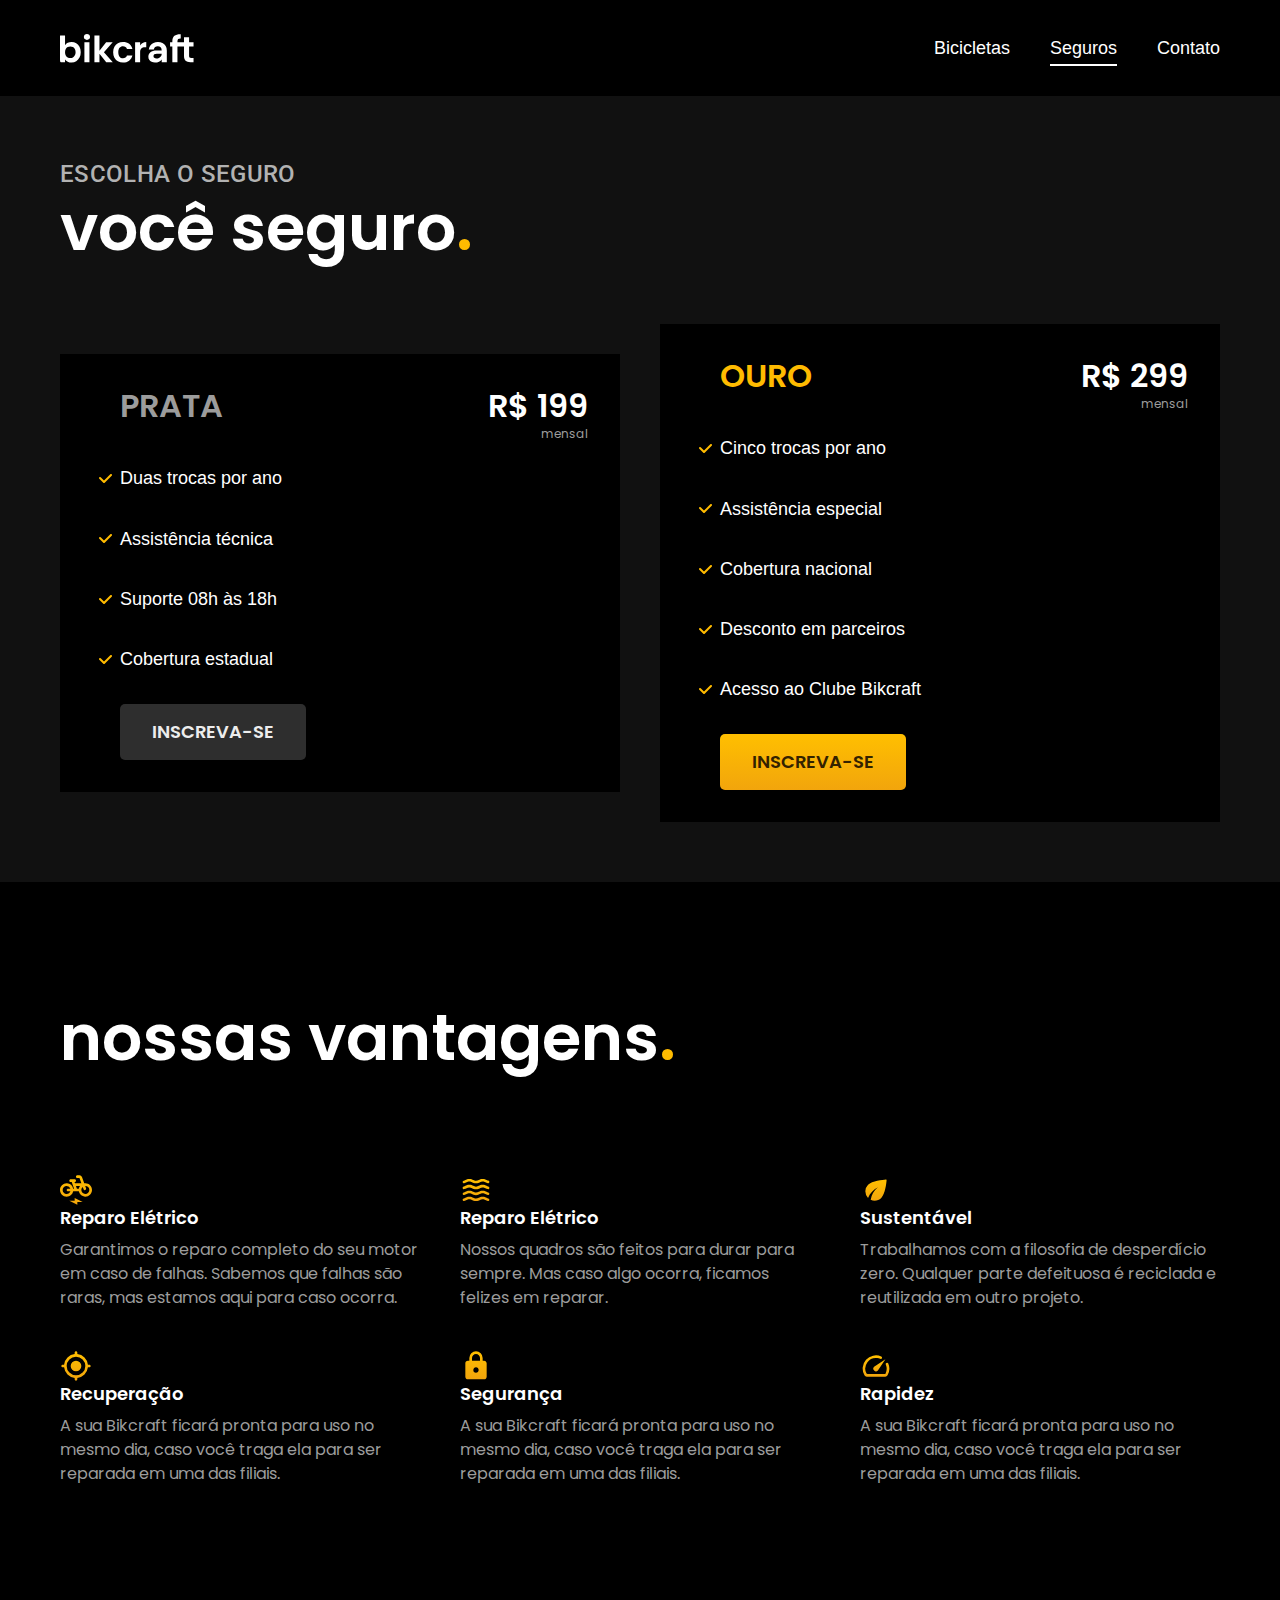
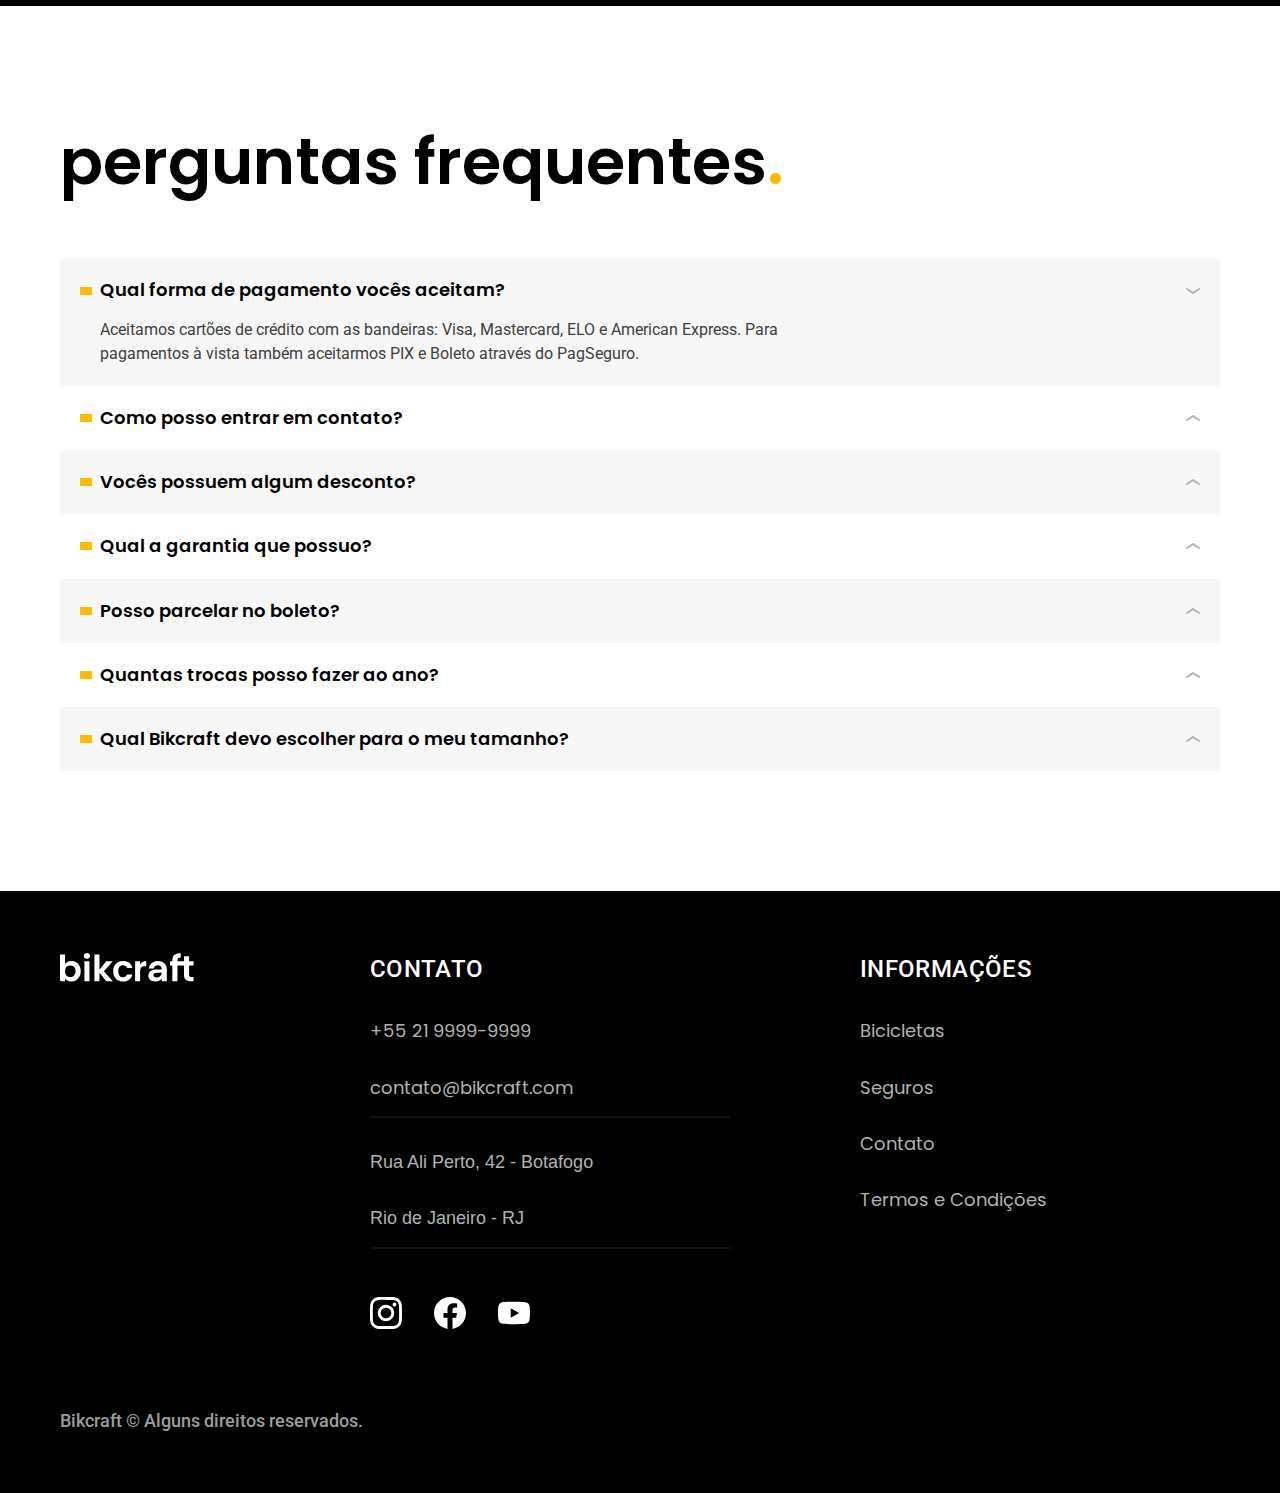
<file: seguros.html>
<!DOCTYPE html>
<html lang="pt-br">

<head>
  <meta charset="UTF-8">
  <meta name="viewport" content="width=device-width, initial-scale=1.0">

  <title>Seguro | Bikcraft </title>
  <meta name="description" content="Bicicletas">
  <link rel="preload" href="css/style.css" as="style">
  <link rel="stylesheet" href="css/style.css">
  <link rel="preconnect" href="https://fonts.googleapis.com">
  <link rel="preconnect" href="https://fonts.gstatic.com" crossorigin>
  <link href="https://fonts.googleapis.com/css2?family=Poppins:wght@400;600&family=Merriweather:ital,wght@1,900&family=Roboto:wght@400;500&display=swap" rel="stylesheet"> 
</head>

<body>
  <header class="header-bg">
    <div class="header container">
      <a href="./index.html"> <img src="img/bikcraft.svg" alt="Bikcraft"></a>
      <nav aria-label="primaria">
        <ul class="header-menu font-1-m">
          <li><a href="./bicicletas.html">Bicicletas</a></li>
          <li><a href="./seguros.html">Seguros</a></li>
          <li><a href="./contato.html">Contato</a></li>
        </ul>
      </nav>
    </div>
  </header>

  <main>
    <div class="titulo-bg">
      <div class="titulo container">
        <p class="font-2-l-b cor-5">ESCOLHA O SEGURO</p>
        <h1 class="font-1-xxl cor-0">você seguro<span class="cor-p1 font-1-xxl ">.</span></h1>
      </div>
    </div>

    <article class="seguros-bg">
      <div class="seguros container">
        <div class="seguros-item fadeInLeft" data-anime="200">
          <h3 class="font-1-xl cor-6">PRATA</h3>
          <span class="font-1-xl cor-0">R$ 199 <span class="font-1-xs cor-6">mensal</span></span>
          <ul class="font-2-m cor-0">
            <li>Duas trocas por ano</li>
            <li>Assistência técnica</li>
            <li>Suporte 08h às 18h</li>
            <li>Cobertura estadual</li>
          </ul>
          <a class="botao secundario" href="./orcamento.html?tipo=seguro&produto=prata">Inscreva-se</a>
        </div>

        <div class="seguros-item  fadeInRight" data-anime="300">
          <h3 class="font-1-xl cor-p1">OURO</h3>
          <span class="font-1-xl cor-0">R$ 299 <span class="font-1-xs cor-6">mensal</span></span>
          <ul class="font-2-m cor-0">
            <li>Cinco trocas por ano</li>
            <li>Assistência especial</li>
            <li>Cobertura nacional</li>
            <li>Desconto em parceiros</li>
            <li>Acesso ao Clube Bikcraft</li>
          </ul>
          <a class="botao " href="./orcamento.html?tipo=seguro&produto=ouro">Inscreva-se</a>
        </div>
      </div>
    </article>



    <article class="vantagens-bg">
      <div class="vantagens container">
        <h1 class="font-1-xxl cor-0">nossas vantagens<span class="cor-p1 font-1-xxl ">.</span></h1>

        <ul>
          <li>
            <img src="img/icones/eletrica.svg" alt="">
            <h2 class="font-1-m-b cor-0">Reparo Elétrico</h2>
            <p class=" font-1-s  cor-6">Garantimos o reparo completo do seu motor em caso de falhas. Sabemos que falhas são raras, mas estamos aqui para caso ocorra.</p>
          </li>
          <li>
            <img src="img/icones/carbono.svg" alt="">
            <h2 class="font-1-m-b cor-0">Reparo Elétrico</h2>
            <p class=" font-1-s  cor-6">Nossos quadros são feitos para durar para sempre. Mas caso algo ocorra, ficamos felizes em reparar.</p>
          </li>
          <li>
            <img src="img/icones/sustentavel.svg" alt="">
            <h2 class="font-1-m-b cor-0">Sustentável</h2>
            <p class=" font-1-s  cor-6">Trabalhamos com a filosofia de desperdício zero. Qualquer parte defeituosa é reciclada e reutilizada em outro projeto.</p>
          </li>
          <li>
            <img src="img/icones/rastreador.svg" alt="">
            <h2 class="font-1-m-b cor-0">Recuperação</h2>
            <p class=" font-1-s  cor-6">A sua Bikcraft ficará pronta para uso no mesmo dia, caso você traga ela para ser reparada em uma das filiais.</p>
          </li>
          <li>
            <img src="img/icones/seguro.svg" alt="">
            <h2 class="font-1-m-b cor-0">Segurança</h2>
            <p class=" font-1-s  cor-6">A sua Bikcraft ficará pronta para uso no mesmo dia, caso você traga ela para ser reparada em uma das filiais.</p>
          </li>
          <li>
            <img src="img/icones/velocidade.svg" alt="">
            <h2 class="font-1-m-b cor-0">Rapidez</h2>
            <p class=" font-1-s cor-6">A sua Bikcraft ficará pronta para uso no mesmo dia, caso você traga ela para ser reparada em uma das filiais.</p>
          </li>
        </ul>
      </div>
    </article>
    <article class="perguntas container">
      <h1 class="font-1-xxl ">perguntas frequentes<span class="cor-p1 font-1-xxl ">.</span></h1>
      <dl>
        <div>
          <dt><button class="font-1-m-b" aria-controls="pergunta1" aria-expanded="true">Qual forma de pagamento vocês aceitam?</button></dt>
          <dd id="pergunta1" class="font-2-s cor-9 ativa">Aceitamos cartões de crédito com as bandeiras: Visa, Mastercard, ELO e American Express. Para pagamentos à vista também aceitarmos PIX e Boleto através do PagSeguro.</dd>
        </div>
        <div>
          <dt><button class="font-1-m-b" aria-controls="pergunta2" aria-expanded="false"> Como posso entrar em contato?</button></dt>
          <dd id="pergunta2" class="font-2-s cor-9">Aceitamos cartões de crédito com as bandeiras: Visa, Mastercard, ELO e American Express. Para pagamentos à vista também aceitarmos PIX e Boleto através do PagSeguro.</dd>
        </div>
        <div>
          <dt><button class="font-1-m-b" aria-controls="pergunta3" aria-expanded="false">Vocês possuem algum desconto?</button></dt>
          <dd id="pergunta3" class="font-2-s cor-9">Aceitamos cartões de crédito com as bandeiras: Visa, Mastercard, ELO e American Express. Para pagamentos à vista também aceitarmos PIX e Boleto através do PagSeguro.</dd>
        </div>
        <div>
          <dt><button class="font-1-m-b" aria-controls="pergunta4" aria-expanded="false">Qual a garantia que possuo?</button></dt>
          <dd id="pergunta4" class="font-2-s cor-9">Aceitamos cartões de crédito com as bandeiras: Visa, Mastercard, ELO e American Express. Para pagamentos à vista também aceitarmos PIX e Boleto através do PagSeguro.</dd>
        </div>

        <div>
          <dt><button class="font-1-m-b" aria-controls="pergunta5" aria-expanded="false">Posso parcelar no boleto? </button></dt>
          <dd id="pergunta5" class="font-2-s cor-9">Aceitamos cartões de crédito com as bandeiras: Visa, Mastercard, ELO e American Express. Para pagamentos à vista também aceitarmos PIX e Boleto através do PagSeguro.</dd>
        </div>

        <div>
          <dt><button class="font-1-m-b" aria-controls="pergunta6" aria-expanded="false">Quantas trocas posso fazer ao ano? </button></dt>
          <dd id="pergunta6" class="font-2-s cor-9">Aceitamos cartões de crédito com as bandeiras: Visa, Mastercard, ELO e American Express. Para pagamentos à vista também aceitarmos PIX e Boleto através do PagSeguro.</dd>
        </div>
        <div>
          <dt><button class="font-1-m-b" aria-controls="pergunta7" aria-expanded="false">Qual Bikcraft devo escolher para o meu tamanho? </button></dt>
          <dd id="pergunta7" class="font-2-s cor-9">Aceitamos cartões de crédito com as bandeiras: Visa, Mastercard, ELO e American Express. Para pagamentos à vista também aceitarmos PIX e Boleto através do PagSeguro.</dd>
        </div>
      </dl>
    </article>
  </main>











  <footer class="footer-bg">
    <div class="footer container">
      <img src="img/bikcraft.svg" alt="Bikcraft">
      <div class="footer-contato">
        <h3 class="font-2-l-b cor-0">Contato</h3>
        <ul class="font-2-m cor-5">
          <li> <a class="font-1-m cor-5" href="tel:+55219999999">+55 21 9999-9999</a></li>
          <li> <a class="font-1-m cor-5" href="mailto:contato@bikcraft.com">contato@bikcraft.com</a></li>
          <li>Rua Ali Perto, 42 - Botafogo</li>
          <li>Rio de Janeiro - RJ</li>
        </ul>
        <div class="footer-redes">
          <a href="">
            <img src="img/redes/instagram.svg" alt="Instagram">
          </a>
          <a href="">
            <img src="img/redes/facebook.svg" alt="Facebook">
          </a>
          <a href="">
            <img src="img/redes/youtube.svg" alt="Youtube">
          </a>
        </div>
      </div>
      <div class="footer-informacoes">
        <h3 class="font-2-l-b cor-0">Informações</h3>
        <nav>
          <ul class="font-1-m cor-5">
            <li><a class="font-1-m cor-5" href="./bicicletas.html">Bicicletas</a></li>
            <li><a class="font-1-m cor-5" href="./seguros.html">Seguros</a></li>
            <li><a class="font-1-m cor-5" href="./contato.html">Contato</a></li>
            <li><a class="font-1-m cor-5" href="./termos.html">Termos e Condições</a></li>
          </ul>
        </nav>

      </div>
      <p class=" footer-copy font-2-m cor-6">Bikcraft © Alguns direitos reservados.</p>
    </div>
  </footer>
  <script src="js/plugins/simple-anime.js"></script>
  <script src="./js/script.js"> </script>
</body>

</html>
</file>
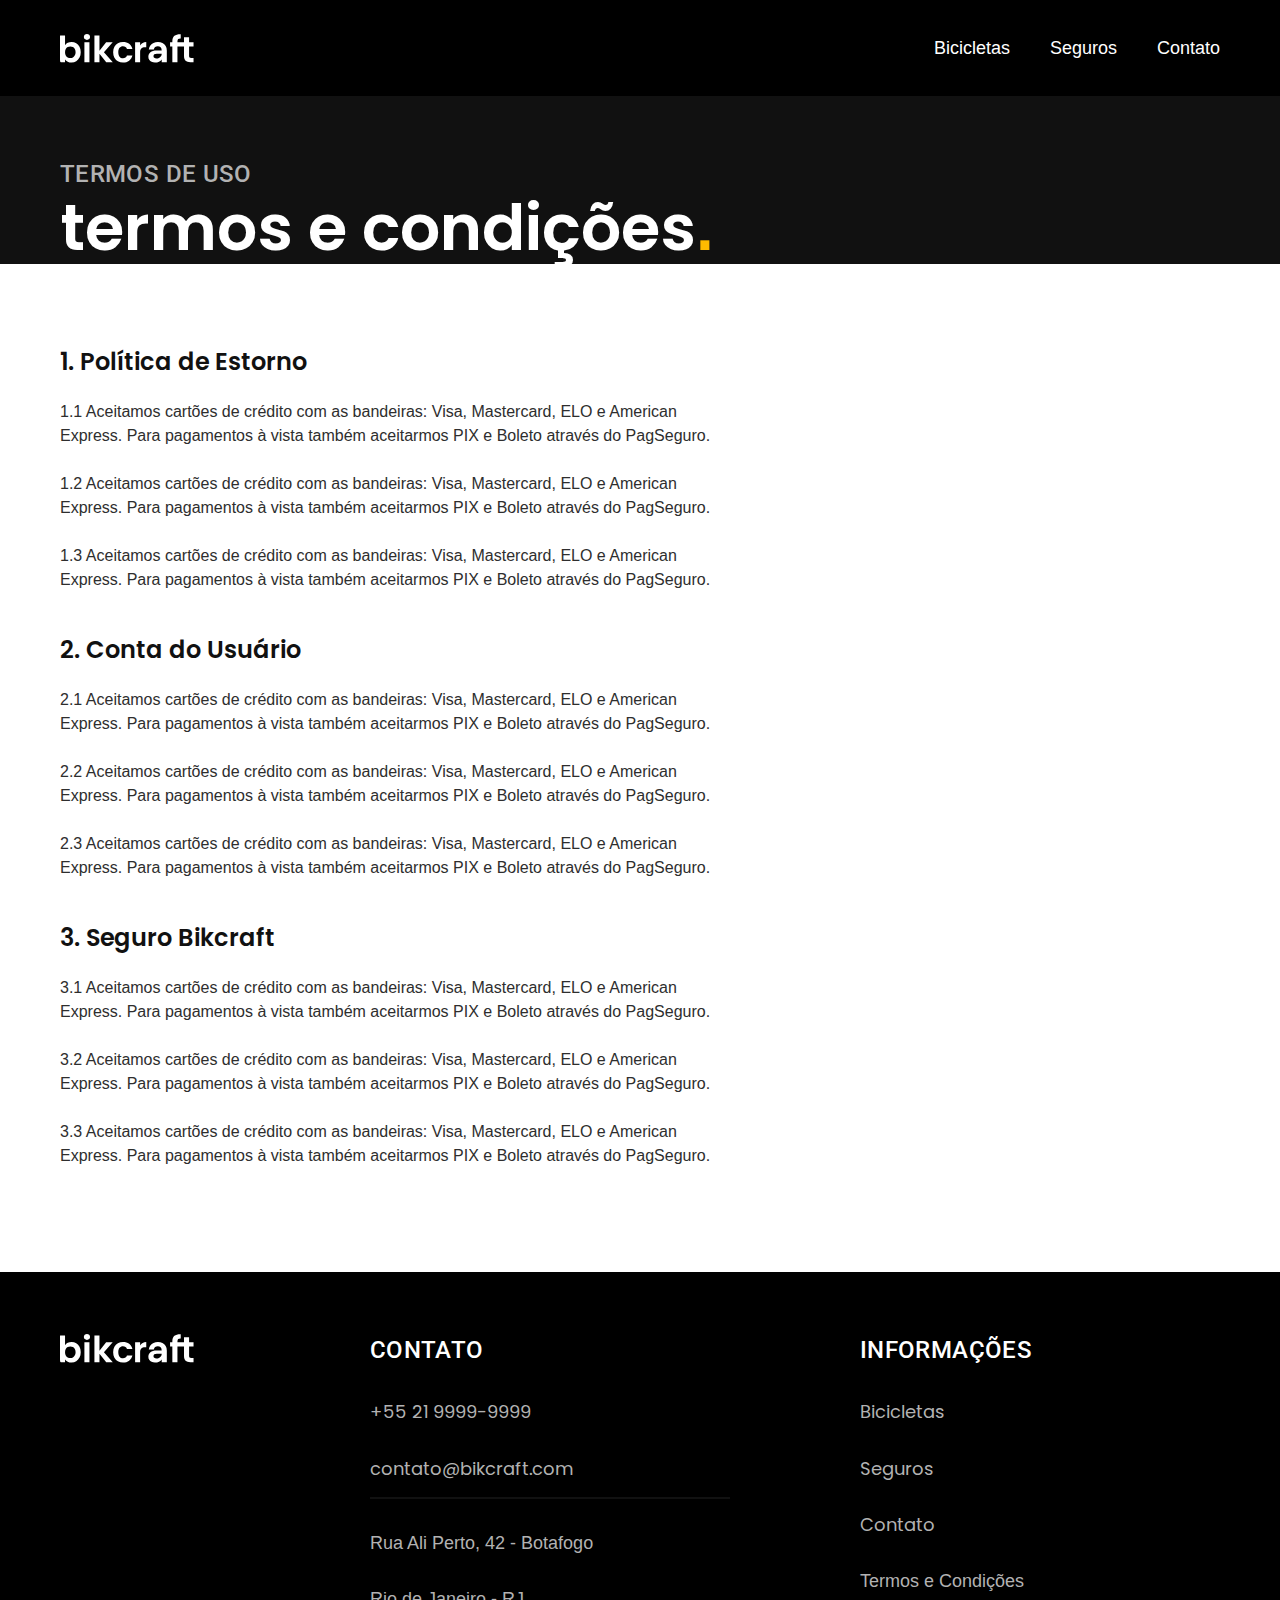
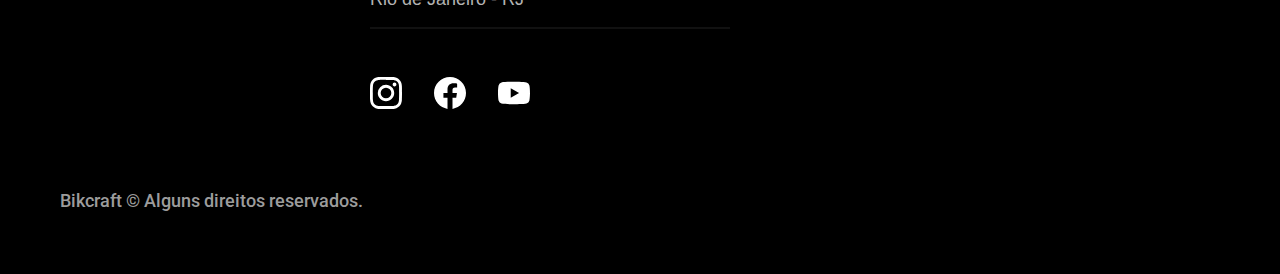
<file: termos.html>
<!DOCTYPE html>
<html lang="pt-br">

<head>
  <meta charset="UTF-8">
  <meta name="viewport" content="width=device-width, initial-scale=1.0">

  <title>Termos e Condições | Bikcraft </title>
  <meta name="description" content="Termos e condições">
  <link rel="preload" href="css/style.css" as="style">
  <link rel="stylesheet" href="css/style.css">
  <link rel="preconnect" href="https://fonts.googleapis.com">
  <link rel="preconnect" href="https://fonts.gstatic.com" crossorigin>
  <link href="https://fonts.googleapis.com/css2?family=Poppins:wght@400;600&family=Merriweather:ital,wght@1,900&family=Roboto:wght@400;500&display=swap" rel="stylesheet">
</head>
<a href=""></a>

<body>
  <header class="header-bg">
    <div class="header container">
      <a href="./index.html"> <img src="img/bikcraft.svg" alt="Bikcraft"></a>


      <nav aria-label="primaria">
        <ul class="header-menu font-1-m">
          <li><a href="./bicicletas.html">Bicicletas</a></li>
          <li><a href="./seguros.html">Seguros</a></li>
          <li><a href="./contato.html">Contato</a></li>
        </ul>
      </nav>
    </div>
  </header>

  <main>
    <div class="titulo-bg">
      <div class="titulo container">
        <p class="font-2-l-b cor-5">Termos de uso</p>
        <h1 class="font-1-xxl cor-0">termos e condições<span class="cor-p1">.</span></h1>
      </div>

    </div>
    <div class="termos font-2-s cor-10 container">
      <h2 class="font-1-l cor-11">1. Política de Estorno</h2>
      <p>1.1 Aceitamos cartões de crédito com as bandeiras: Visa, Mastercard, ELO e American Express. Para pagamentos à vista também aceitarmos PIX e Boleto através do PagSeguro.</p>
      <p>1.2 Aceitamos cartões de crédito com as bandeiras: Visa, Mastercard, ELO e American Express. Para pagamentos à vista também aceitarmos PIX e Boleto através do PagSeguro.</p>
      <p>1.3 Aceitamos cartões de crédito com as bandeiras: Visa, Mastercard, ELO e American Express. Para pagamentos à vista também aceitarmos PIX e Boleto através do PagSeguro.</p>
      <h2 class="font-1-l cor-11">2. Conta do Usuário</h2>
      <p>2.1 Aceitamos cartões de crédito com as bandeiras: Visa, Mastercard, ELO e American Express. Para pagamentos à vista também aceitarmos PIX e Boleto através do PagSeguro.</p>
      <p>2.2 Aceitamos cartões de crédito com as bandeiras: Visa, Mastercard, ELO e American Express. Para pagamentos à vista também aceitarmos PIX e Boleto através do PagSeguro.</p>
      <p>2.3 Aceitamos cartões de crédito com as bandeiras: Visa, Mastercard, ELO e American Express. Para pagamentos à vista também aceitarmos PIX e Boleto através do PagSeguro.</p>
      <h2 class="font-1-l cor-11">3. Seguro Bikcraft</h2>
      <p>3.1 Aceitamos cartões de crédito com as bandeiras: Visa, Mastercard, ELO e American Express. Para pagamentos à vista também aceitarmos PIX e Boleto através do PagSeguro.</p>
      <p>3.2 Aceitamos cartões de crédito com as bandeiras: Visa, Mastercard, ELO e American Express. Para pagamentos à vista também aceitarmos PIX e Boleto através do PagSeguro.</p>
      <p>3.3 Aceitamos cartões de crédito com as bandeiras: Visa, Mastercard, ELO e American Express. Para pagamentos à vista também aceitarmos PIX e Boleto através do PagSeguro.</p>
    </div>
  </main>


  <footer class="footer-bg">
    <div class="footer container">
      <img src="img/bikcraft.svg" alt="Bikcraft">
      <div class="footer-contato">
        <h3 class="font-2-l-b cor-0">Contato</h3>
        <ul class="font-2-m cor-5">
          <li> <a class="font-1-m cor-5" href="tel:+55219999999">+55 21 9999-9999</a></li>
          <li> <a class="font-1-m cor-5" href="mailto:contato@bikcraft.com">contato@bikcraft.com</a></li>
          <li>Rua Ali Perto, 42 - Botafogo</li>
          <li>Rio de Janeiro - RJ</li>
        </ul>
        <div class="footer-redes">
          <a href="">
            <img src="img/redes/instagram.svg" alt="Instagram">
          </a>
          <a href="">
            <img src="img/redes/facebook.svg" alt="Facebook">
          </a>
          <a href="">
            <img src="img/redes/youtube.svg" alt="Youtube">
          </a>

        </div>
      </div>
      <div class="footer-informacoes">
        <h3 class="font-2-l-b cor-0">Informações</h3>
        <nav>
          <ul class="font-1-m cor-5">
            <li><a class="font-1-m cor-5" href="./bicicletas.html">Bicicletas</a></li>
            <li><a class="font-1-m cor-5" href="./seguros.html">Seguros</a></li>
            <li><a class="font-1-m cor-5" href="./contato.html">Contato</a></li>
            <li><a class="font-1-m cor-5" href="./termos.html"></a>Termos e Condições</li>
          </ul>
        </nav>

      </div>
      <p class=" footer-copy font-2-m cor-6">Bikcraft © Alguns direitos reservados.</p>
    </div>
  </footer>
  <script src="./js/script.js"> </script>
</body>

</html>
</file>
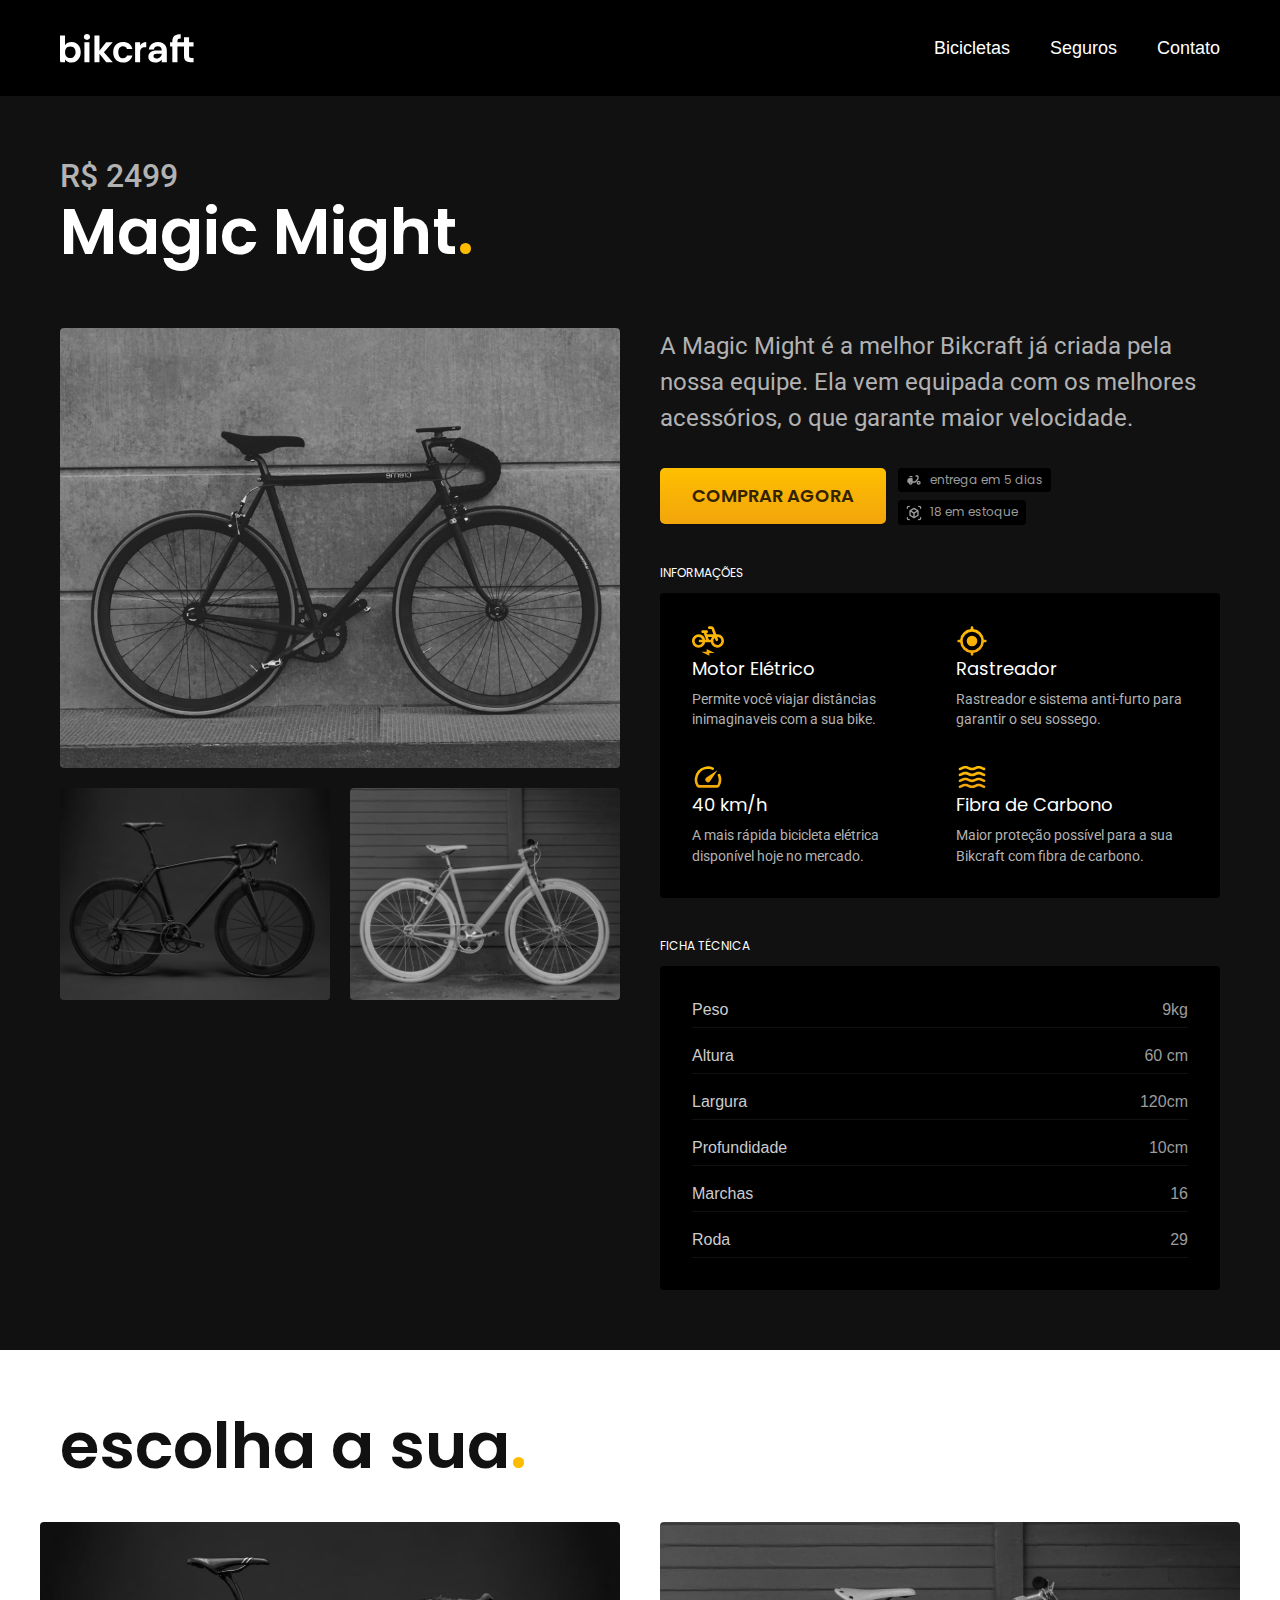
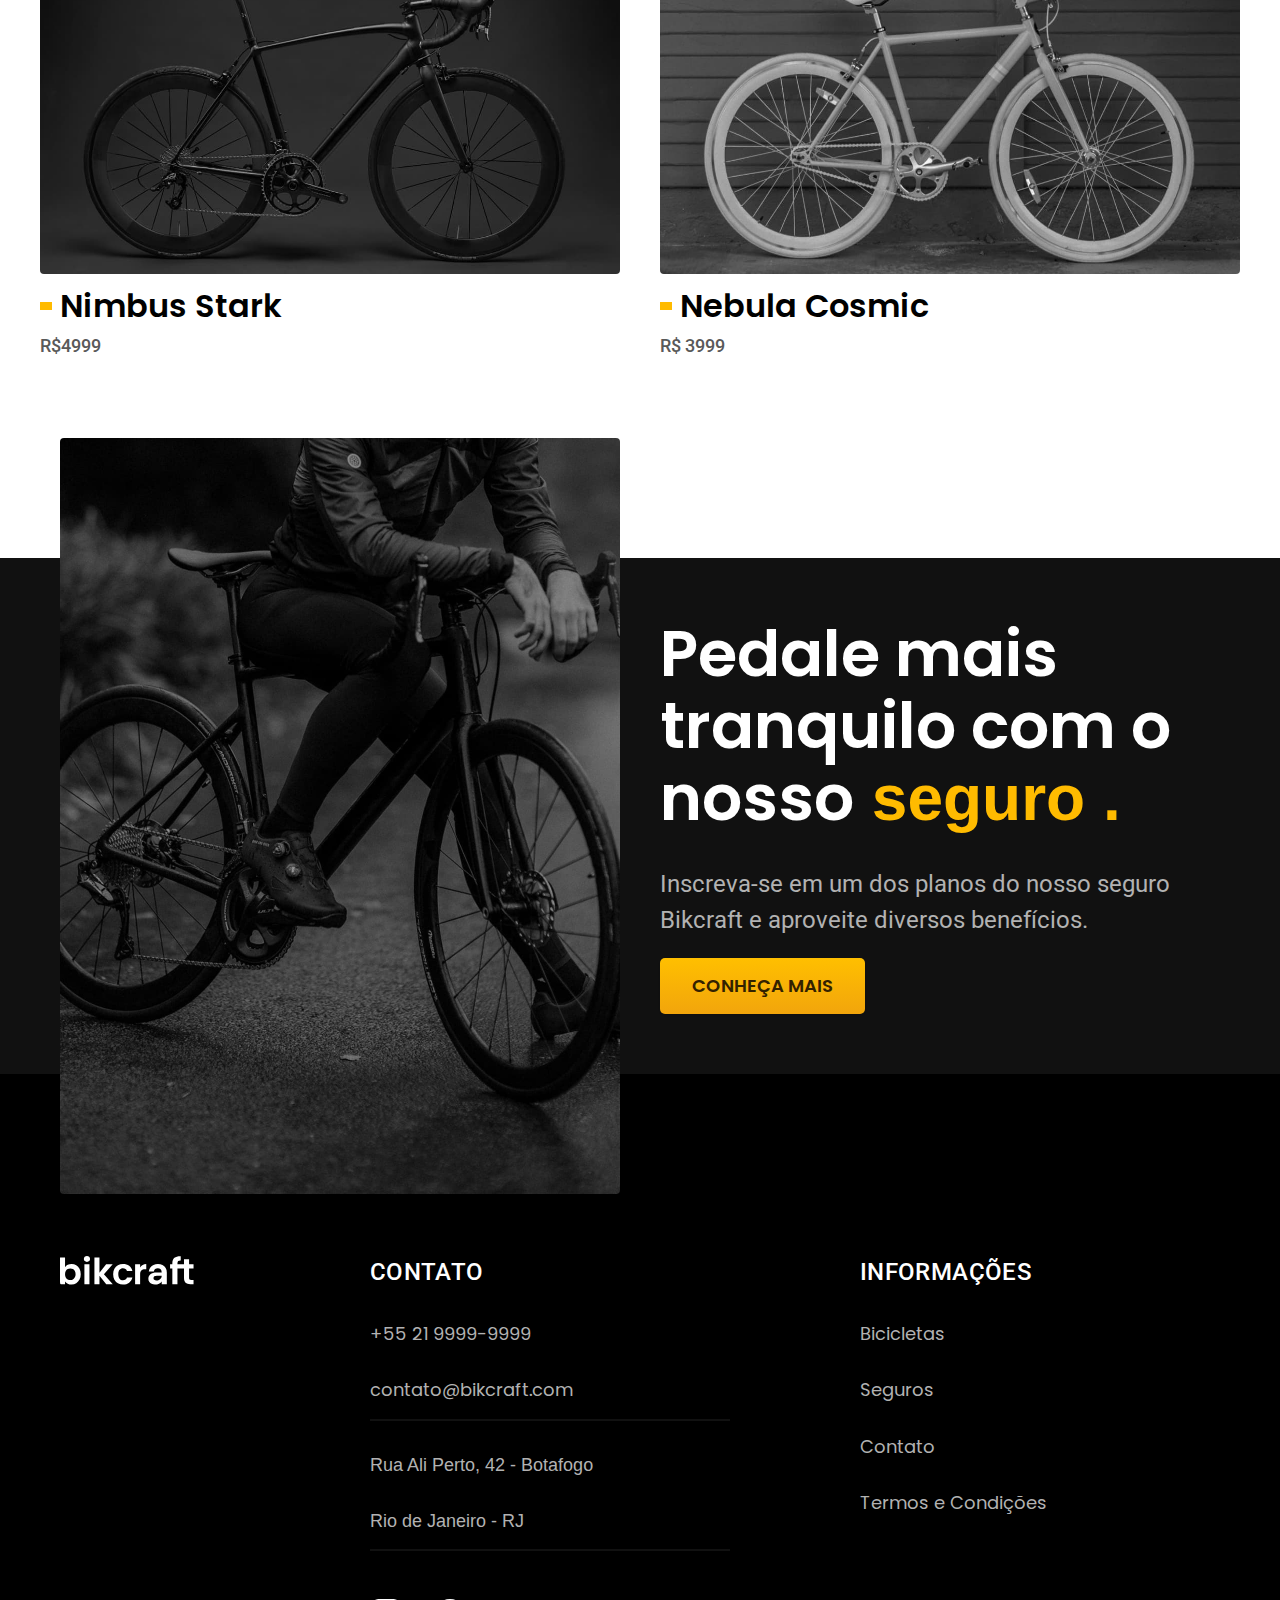
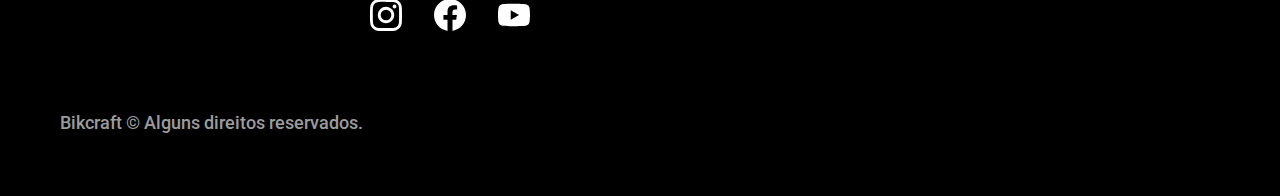
<file: bicicletas/magic.html>
<!DOCTYPE html>
<html lang="pt-br">

<head>
  <meta charset="UTF-8">
  <meta name="viewport" content="width=device-width, initial-scale=1.0">

  <title>Magic Might | Bikcraft </title>
  <meta name="description" content="Bicicletas">
  <link rel="preload" href="../css/style.css" as="style">
  <link rel="stylesheet" href="../css/style.css">
  <link rel="preconnect" href="https://fonts.googleapis.com">
  <link rel="preconnect" href="https://fonts.gstatic.com" crossorigin>
  <link href="https://fonts.googleapis.com/css2?family=Poppins:wght@400;600&family=Merriweather:ital,wght@1,900&family=Roboto:wght@400;500&display=swap" rel="stylesheet">
</head>

<body>
  <header class="header-bg">
    <div class="header container">
      <a href="../index.html"> <img src="../img/bikcraft.svg" alt="Bikcraft"></a>
      <nav aria-label="primaria">
        <ul class="header-menu font-1-m">
          <li><a href="../bicicletas.html">Bicicletas</a></li>
          <li><a href="../seguros.html">Seguros</a></li>
          <li><a href="../contato.html">Contato</a></li>
        </ul>
      </nav>
    </div>
  </header>

  <main class="titulo-bg">
    <div>
      <div class="titulo container">
        <p class="font-2-xl cor-5">R$ 2499</p>
        <h1 class="font-1-xxl cor-0">Magic Might<span class="cor-p1 font-1-xxl ">.</span></h1>
      </div>
    </div>
    <div class=" bicicleta container">
      <div class="bicicleta-imagens">
        <img src="../img/bicicleta/nimbus2.jpg" alt="">
        <img src="../img/bicicleta/nimbus1.jpg" alt="">
        <img src="../img/bicicleta/nimbus3.jpg" alt="">
      </div>
      <div class="bicicleta-conteudo-2">
        <div class="bicicleta-descricao">
          <p class="font-2-l cor-5">A Magic Might é a melhor Bikcraft já criada pela nossa equipe. Ela vem equipada com os melhores acessórios, o que garante maior velocidade.</p>
          <div class="bicicleta-comprar">
            <a class="botao " href="../orcamento.html?tipo=bikcraft&produto=magic">COMPRAR AGORA</a>

            <span class="font-1-xs cor-6"> <img src="../img/icones/entrega.svg" alt="">entrega em 5 dias</span>
            <span class="font-1-xs cor-6"> <img src="../img/icones/estoque.svg" alt="">18 em estoque</span>
          </div>

        </div>

        <div class="bicicleta-informacoes-2">
          <h2 class="font-1-xs cor-0">INFORMAÇÕES</h2>
          <ul class="bicicleta-informacoes">

            <li> <img src="../img/icones/eletrica.svg" alt="">
              <h3 class="font-1-m cor-0">Motor Elétrico</h3>
              <p class="font-2-xs cor-5">Permite você viajar distâncias inimaginaveis com a sua bike.</p>
            </li>

            <li> <img src="../img/icones/rastreador.svg" alt="">
              <h3 class="font-1-m cor-0">Rastreador</h3>
              <p class="font-2-xs cor-5">Rastreador e sistema anti-furto para garantir o seu sossego.</p>
            </li>

            <li> <img src="../img/icones/velocidade.svg" alt="">
              <h3 class="font-1-m cor-0">40 km/h</h3>
              <p class="font-2-xs cor-5">A mais rápida bicicleta elétrica disponível hoje no mercado.</p>
            </li>

            <li> <img src="../img/icones/carbono.svg" alt="">
              <h3 class="font-1-m cor-0">Fibra de Carbono</h3>
              <p class="font-2-xs cor-5">Maior proteção possível para a sua Bikcraft com fibra de carbono.</p>
            </li>
          </ul>

        </div>

        <div class="bicicleta-ficha-2">
          <h2 class="font-1-xs cor-0">Ficha técnica</h2>
          <ul class="bicicleta-ficha font-2-s cor-6">
            <li>Peso <span>9kg</span></li>
            <li>Altura <span>60 cm</span></li>
            <li>Largura <span>120cm</span></li>
            <li>Profundidade <span>10cm</span></li>
            <li>Marchas <span>16</span></li>
            <li>Roda <span>29</span></li>

          </ul>
        </div>
      </div>
    </div>
    <article class="escolha-bg">

      <h1 class=" container font-1-xxl cor-11">escolha a sua<span class="cor-p1 font-1-xxl ">.</span></h1>

      <ul>
        <li>
          <a href="bicicletas/nimbus.html">
            <img src="../img/bicicletas/nimbus.jpg" alt="Bicicleta Preta">
            <h3 class="font-1-xl cor-12">Nimbus Stark</h3>
            <span class="cor-8 font-2-m ">R$4999 </span>
          </a>
        </li>

        <li>
          <a href="bicicletas/nebula.html"> <img src="../img/bicicletas/nebula.jpg" alt="Bicicleta Preta">
            <h3 class="font-1-xl cor-12">Nebula Cosmic</h3>
            <span class="cor-8 font-2-m ">R$ 3999</span>
          </a>
        </li>
      </ul>
    </article>

    <article class="seguro-bg">
      <div class="seguro container">
        <div class="seguro-imagem">
          <img src="../img/fotos/seguros.jpg" alt="Pessoa parada em cima da bicicleta">
        </div>
        <div class="seguro-conteudo">
          <h2 class="font-1-xxl cor-0">Pedale mais
            tranquilo com
            o nosso<span class="cor-p1"> seguro .</span></h2>
          <p class="font-2-l  cor-5">Inscreva-se em um dos planos do nosso seguro Bikcraft e aproveite diversos benefícios.</p>
          <a class="botao" href="../seguros.html">CONHEÇA MAIS</a>
        </div>
      </div>

    </article>


  </main>






  <footer class=" footer-bg">
    <div class="footer container">
      <img src="../../img/bikcraft.svg" alt="Bikcraft">
      <div class="footer-contato">
        <h3 class="font-2-l-b cor-0">Contato</h3>
        <ul class="font-2-m cor-5">
          <li> <a class="font-1-m cor-5" href="tel:+55219999999">+55 21 9999-9999</a></li>
          <li> <a class="font-1-m cor-5" href="mailto:contato@bikcraft.com">contato@bikcraft.com</a></li>
          <li>Rua Ali Perto, 42 - Botafogo</li>
          <li>Rio de Janeiro - RJ</li>
        </ul>
        <div class="footer-redes">
          <a href="">
            <img src="../img/redes/instagram.svg" alt="Instagram">
          </a>
          <a href="">
            <img src="../img/redes/facebook.svg" alt="Facebook">
          </a>
          <a href="">
            <img src="../img/redes/youtube.svg" alt="Youtube">
          </a>
        </div>
      </div>
      <div class="footer-informacoes">
        <h3 class="font-2-l-b cor-0">Informações</h3>
        <nav>
          <ul class="font-1-m cor-5">
            <li><a class="font-1-m cor-5" href=".././bicicletas.html">Bicicletas</a></li>
            <li><a class="font-1-m cor-5" href=".././seguros.html">Seguros</a></li>
            <li><a class="font-1-m cor-5" href=".././contato.html">Contato</a></li>
            <li><a class="font-1-m cor-5" href=".././termos.html">Termos e Condições</a></li>
          </ul>
        </nav>

      </div>
      <p class=" footer-copy font-2-m cor-6">Bikcraft © Alguns direitos reservados.</p>
    </div>
  </footer>
  <script src="../js/script.js"></script>
</body>

</html>
</file>
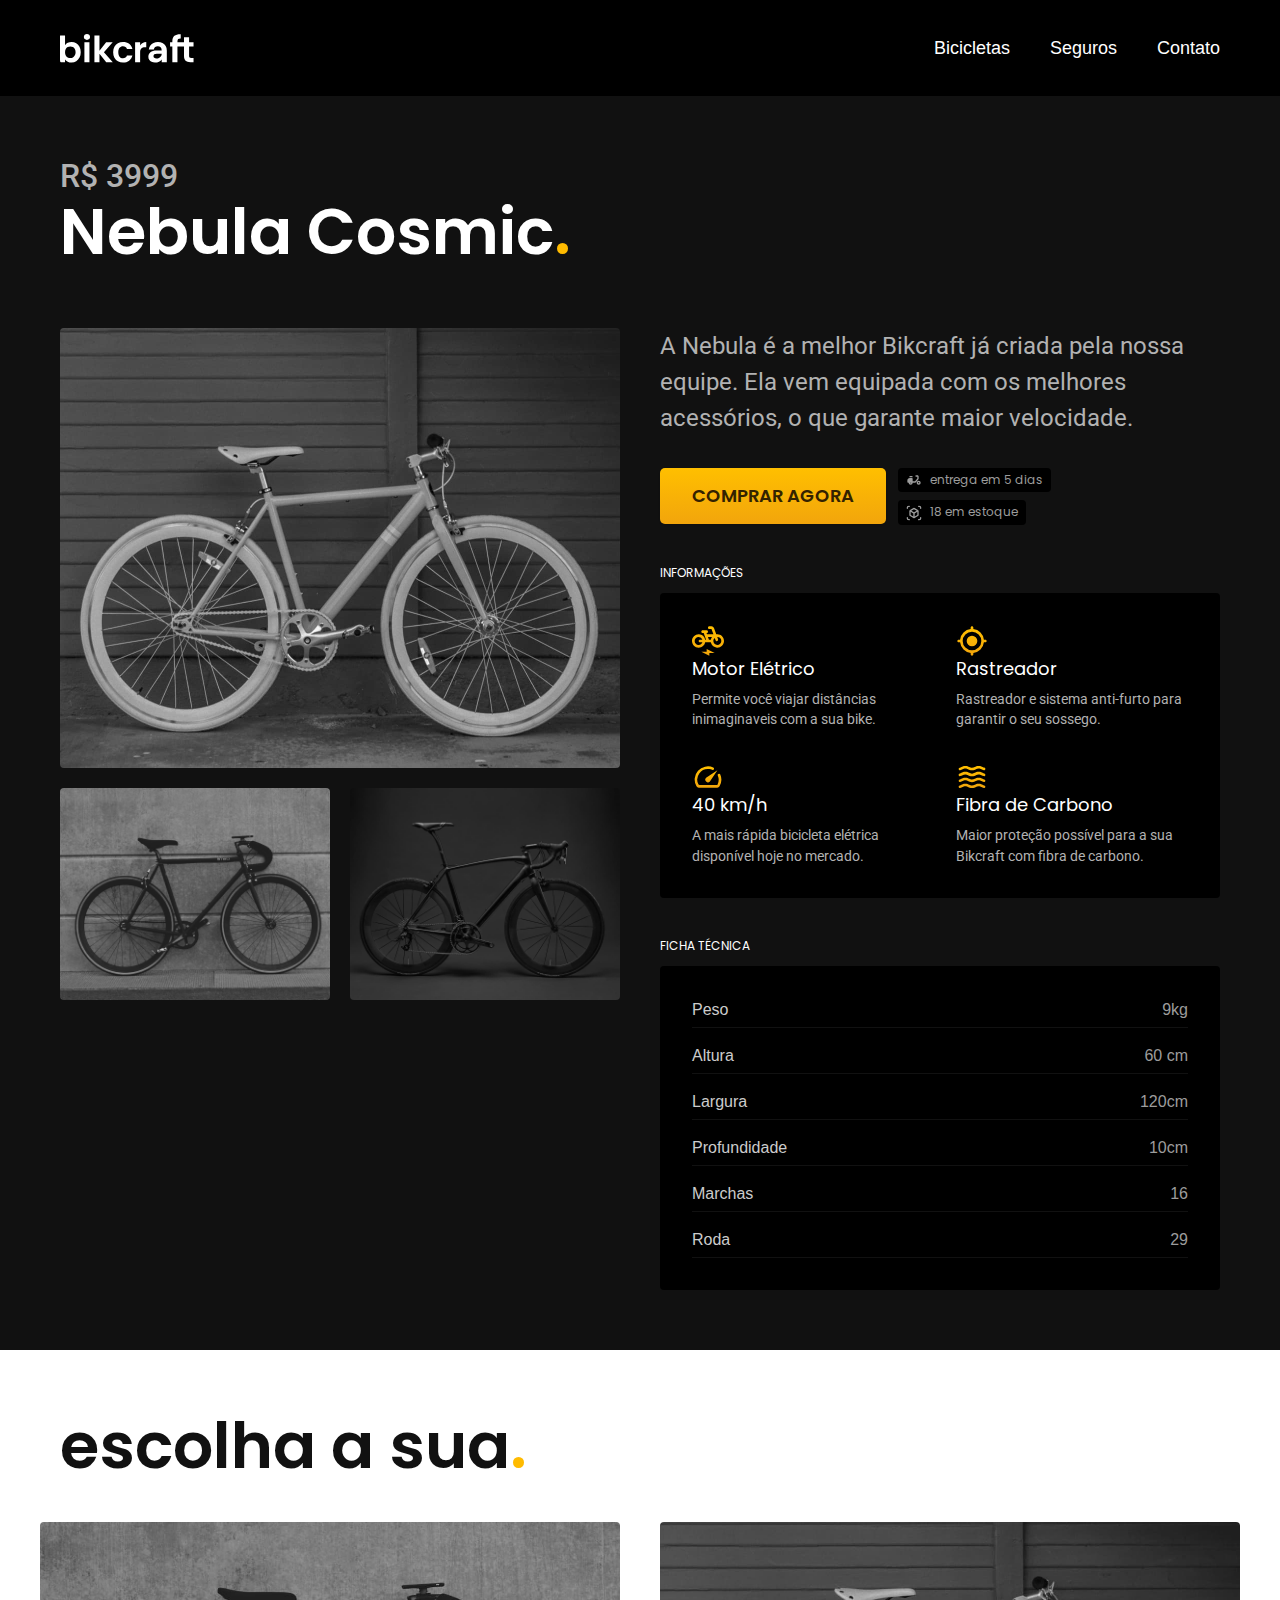
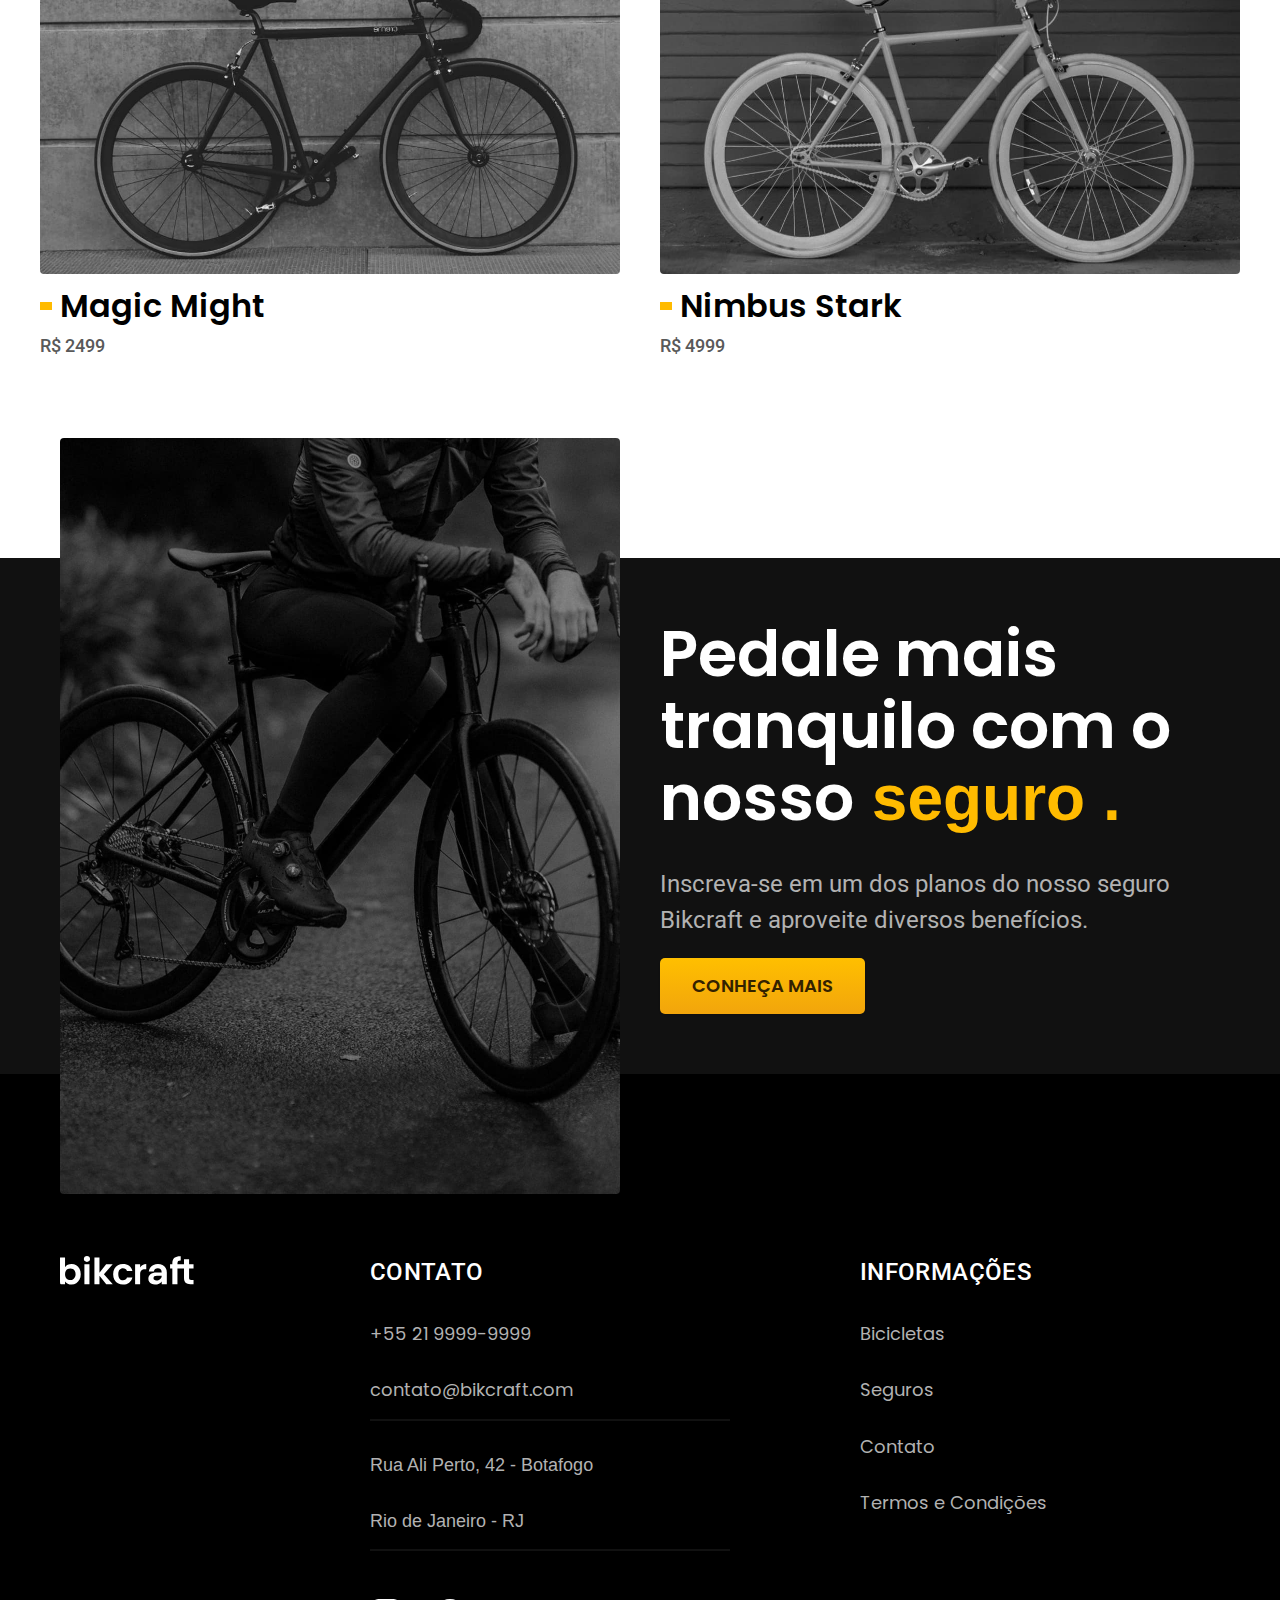
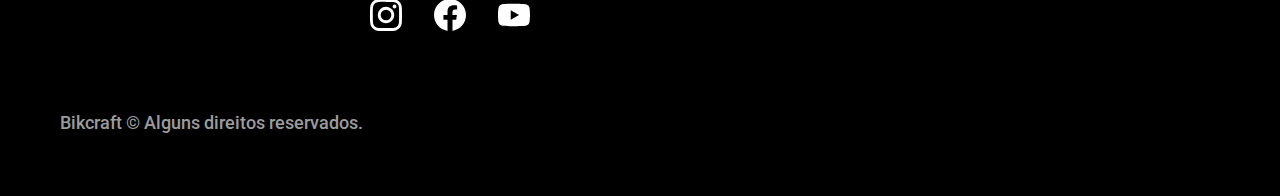
<file: bicicletas/nebula.html>
<!DOCTYPE html>
<html lang="pt-br">

<head>
  <meta charset="UTF-8">
  <meta name="viewport" content="width=device-width, initial-scale=1.0">

  <title>Nebula Cosmic | Bikcraft </title>
  <meta name="description" content="Bicicletas">
  <link rel="preload" href="../css/style.css" as="style">
  <link rel="stylesheet" href="../css/style.css">
  <link rel="preconnect" href="https://fonts.googleapis.com">
  <link rel="preconnect" href="https://fonts.gstatic.com" crossorigin>
  <link href="https://fonts.googleapis.com/css2?family=Poppins:wght@400;600&family=Merriweather:ital,wght@1,900&family=Roboto:wght@400;500&display=swap" rel="stylesheet">
</head>

<body>
  <header class="header-bg">
    <div class="header container">
      <a href="../index.html"> <img src="../img/bikcraft.svg" alt="Bikcraft"></a>
      <nav aria-label="primaria">
        <ul class="header-menu font-1-m">
          <li><a href="../bicicletas.html">Bicicletas</a></li>
          <li><a href="../seguros.html">Seguros</a></li>
          <li><a href="../contato.html">Contato</a></li>
        </ul>
      </nav>
    </div>
  </header>

  <main class="titulo-bg">
    <div>
      <div class="titulo container">
        <p class="font-2-xl cor-5">R$ 3999</p>
        <h1 class="font-1-xxl cor-0">Nebula Cosmic<span class="cor-p1 font-1-xxl ">.</span></h1>
      </div>
    </div>
    <div class=" bicicleta container">
      <div class="bicicleta-imagens">
        <img src="../img/bicicleta/nimbus3.jpg" alt="">
        <img src="../img/bicicleta/nimbus2.jpg" alt="">
        <img src="../img/bicicleta/nimbus1.jpg" alt="">
      </div>
      <div class="bicicleta-conteudo-2">
        <div class="bicicleta-descricao">
          <p class="font-2-l cor-5">A Nebula é a melhor Bikcraft já criada pela nossa equipe. Ela vem equipada com os melhores acessórios, o que garante maior velocidade.</p>
          <div class="bicicleta-comprar">
            <a class="botao " href="../orcamento.html?tipo=bikcraft&produto=nebula">COMPRAR AGORA</a>

            <span class="font-1-xs cor-6"> <img src="../img/icones/entrega.svg" alt="">entrega em 5 dias</span>
            <span class="font-1-xs cor-6"> <img src="../img/icones/estoque.svg" alt="">18 em estoque</span>
          </div>

        </div>

        <div class="bicicleta-informacoes-2">
          <h2 class="font-1-xs cor-0">INFORMAÇÕES</h2>
          <ul class="bicicleta-informacoes">

            <li> <img src="../img/icones/eletrica.svg" alt="">
              <h3 class="font-1-m cor-0">Motor Elétrico</h3>
              <p class="font-2-xs cor-5">Permite você viajar distâncias inimaginaveis com a sua bike.</p>
            </li>

            <li> <img src="../img/icones/rastreador.svg" alt="">
              <h3 class="font-1-m cor-0">Rastreador</h3>
              <p class="font-2-xs cor-5">Rastreador e sistema anti-furto para garantir o seu sossego.</p>
            </li>

            <li> <img src="../img/icones/velocidade.svg" alt="">
              <h3 class="font-1-m cor-0">40 km/h</h3>
              <p class="font-2-xs cor-5">A mais rápida bicicleta elétrica disponível hoje no mercado.</p>
            </li>

            <li> <img src="../img/icones/carbono.svg" alt="">
              <h3 class="font-1-m cor-0">Fibra de Carbono</h3>
              <p class="font-2-xs cor-5">Maior proteção possível para a sua Bikcraft com fibra de carbono.</p>
            </li>
          </ul>

        </div>

        <div class="bicicleta-ficha-2">
          <h2 class="font-1-xs cor-0">Ficha técnica</h2>
          <ul class="bicicleta-ficha font-2-s cor-6">
            <li>Peso <span>9kg</span></li>
            <li>Altura <span>60 cm</span></li>
            <li>Largura <span>120cm</span></li>
            <li>Profundidade <span>10cm</span></li>
            <li>Marchas <span>16</span></li>
            <li>Roda <span>29</span></li>

          </ul>
        </div>
      </div>
    </div>
    <article class="escolha-bg">

      <h1 class=" container font-1-xxl cor-11">escolha a sua<span class="cor-p1 font-1-xxl ">.</span></h1>

      <ul>
        <li>
          <a href="/bicicletas/magic.html">
            <img src="../img/bicicletas/magic.jpg" alt="Bicicleta Preta">
            <h3 class="font-1-xl cor-12">Magic Might</h3>
            <span class="cor-8 font-2-m ">R$ 2499</span>
          </a>
        </li>

        <li>
          <a href="/bicicletas/nimbus.html"> <img src="../img/bicicletas/nebula.jpg" alt="Bicicleta Preta">
            <h3 class="font-1-xl cor-12">Nimbus Stark</h3>
            <span class="cor-8 font-2-m ">R$ 4999</span>
          </a>
        </li>
      </ul>
    </article>

    <article class="seguro-bg">
      <div class="seguro container">
        <div class="seguro-imagem">
          <img src="../img/fotos/seguros.jpg" alt="Pessoa parada em cima da bicicleta">
        </div>
        <div class="seguro-conteudo">
          <h2 class="font-1-xxl cor-0">Pedale mais
            tranquilo com
            o nosso<span class="cor-p1"> seguro .</span></h2>
          <p class="font-2-l  cor-5">Inscreva-se em um dos planos do nosso seguro Bikcraft e aproveite diversos benefícios.</p>
          <a class="botao" href="../seguros.html">CONHEÇA MAIS</a>
        </div>
      </div>

    </article>


  </main>






  <footer class=" footer-bg">
    <div class="footer container">
      <img src="../../img/bikcraft.svg" alt="Bikcraft">
      <div class="footer-contato">
        <h3 class="font-2-l-b cor-0">Contato</h3>
        <ul class="font-2-m cor-5">
          <li> <a class="font-1-m cor-5" href="tel:+55219999999">+55 21 9999-9999</a></li>
          <li> <a class="font-1-m cor-5" href="mailto:contato@bikcraft.com">contato@bikcraft.com</a></li>
          <li>Rua Ali Perto, 42 - Botafogo</li>
          <li>Rio de Janeiro - RJ</li>
        </ul>
        <div class="footer-redes">
          <a href="">
            <img src="../img/redes/instagram.svg" alt="Instagram">
          </a>
          <a href="">
            <img src="../img/redes/facebook.svg" alt="Facebook">
          </a>
          <a href="">
            <img src="../img/redes/youtube.svg" alt="Youtube">
          </a>
        </div>
      </div>
      <div class="footer-informacoes">
        <h3 class="font-2-l-b cor-0">Informações</h3>
        <nav>
          <ul class="font-1-m cor-5">
            <li><a class="font-1-m cor-5" href=".././bicicletas.html">Bicicletas</a></li>
            <li><a class="font-1-m cor-5" href=".././seguros.html">Seguros</a></li>
            <li><a class="font-1-m cor-5" href=".././contato.html">Contato</a></li>
            <li><a class="font-1-m cor-5" href=".././termos.html">Termos e Condições</a></li>
          </ul>
        </nav>

      </div>
      <p class=" footer-copy font-2-m cor-6">Bikcraft © Alguns direitos reservados.</p>
    </div>
  </footer>
  <script src="../js/script.js"> </script>
</body>

</html>
</file>
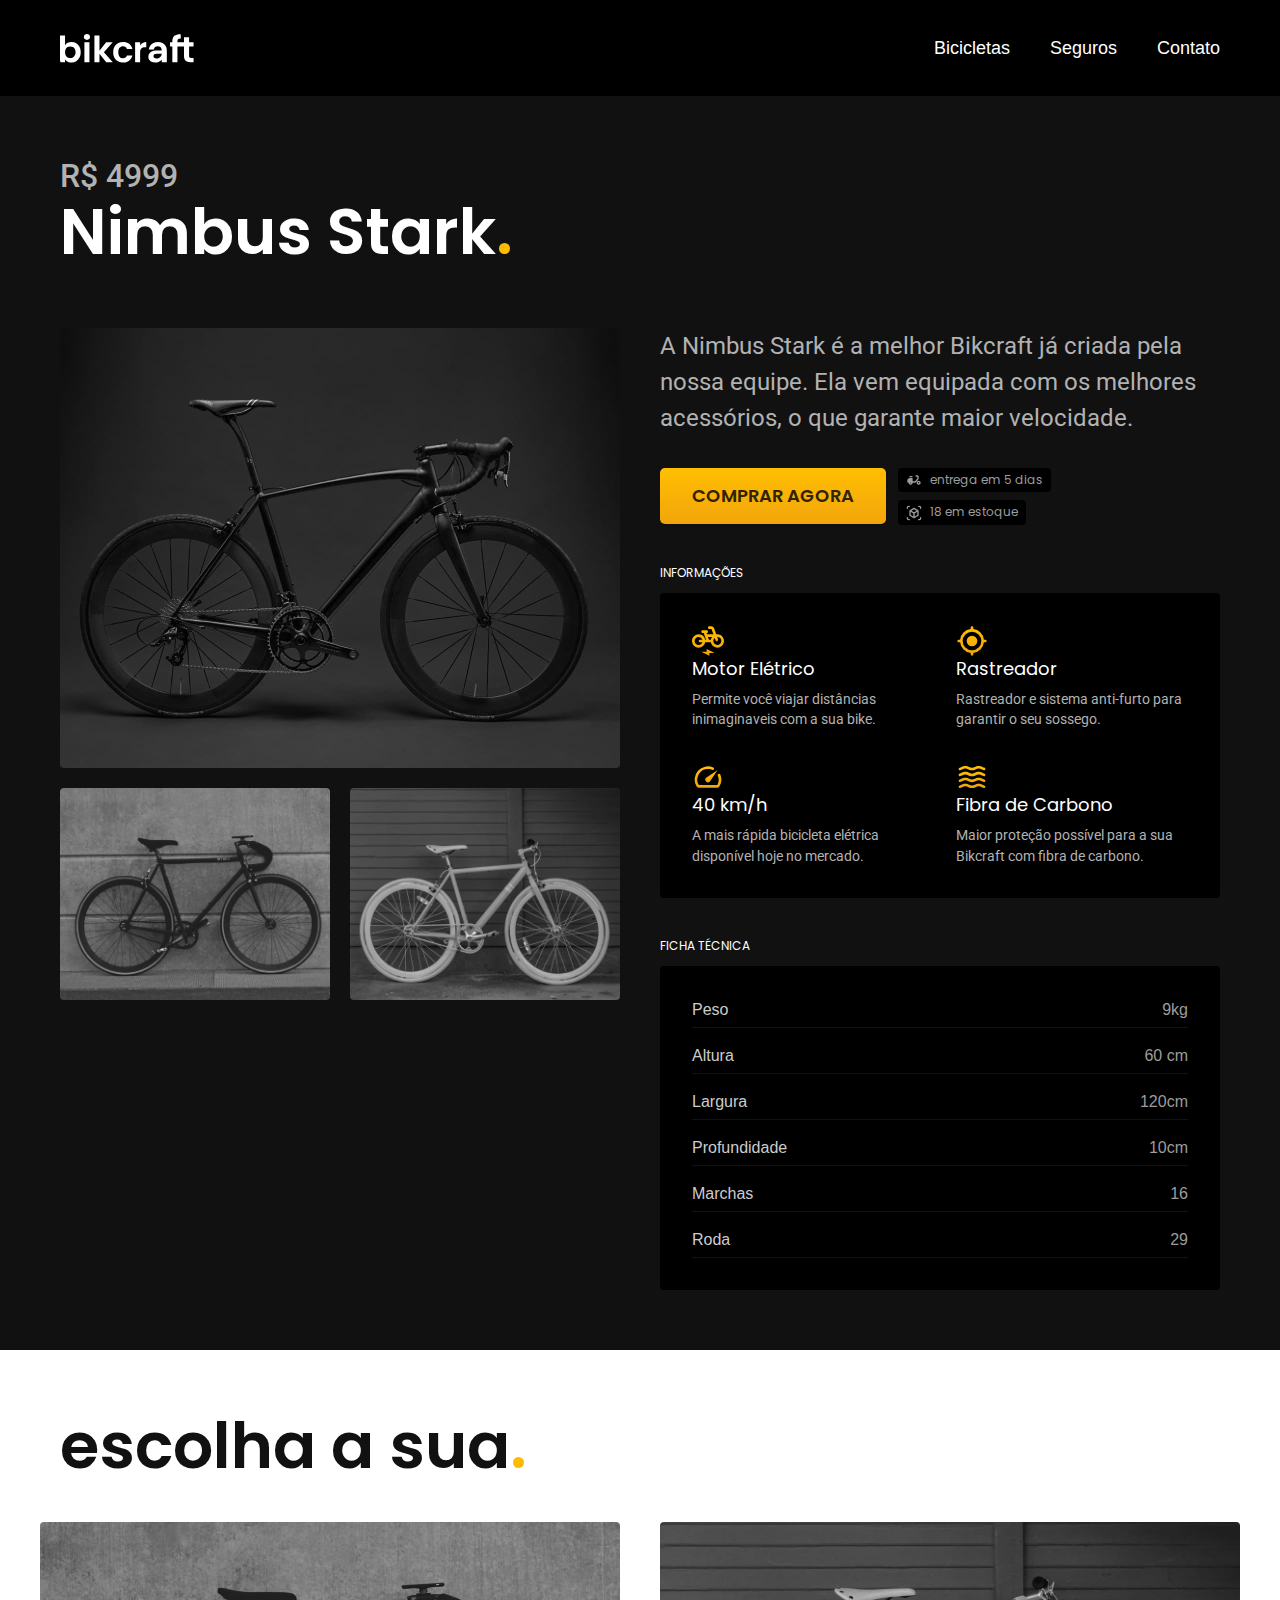
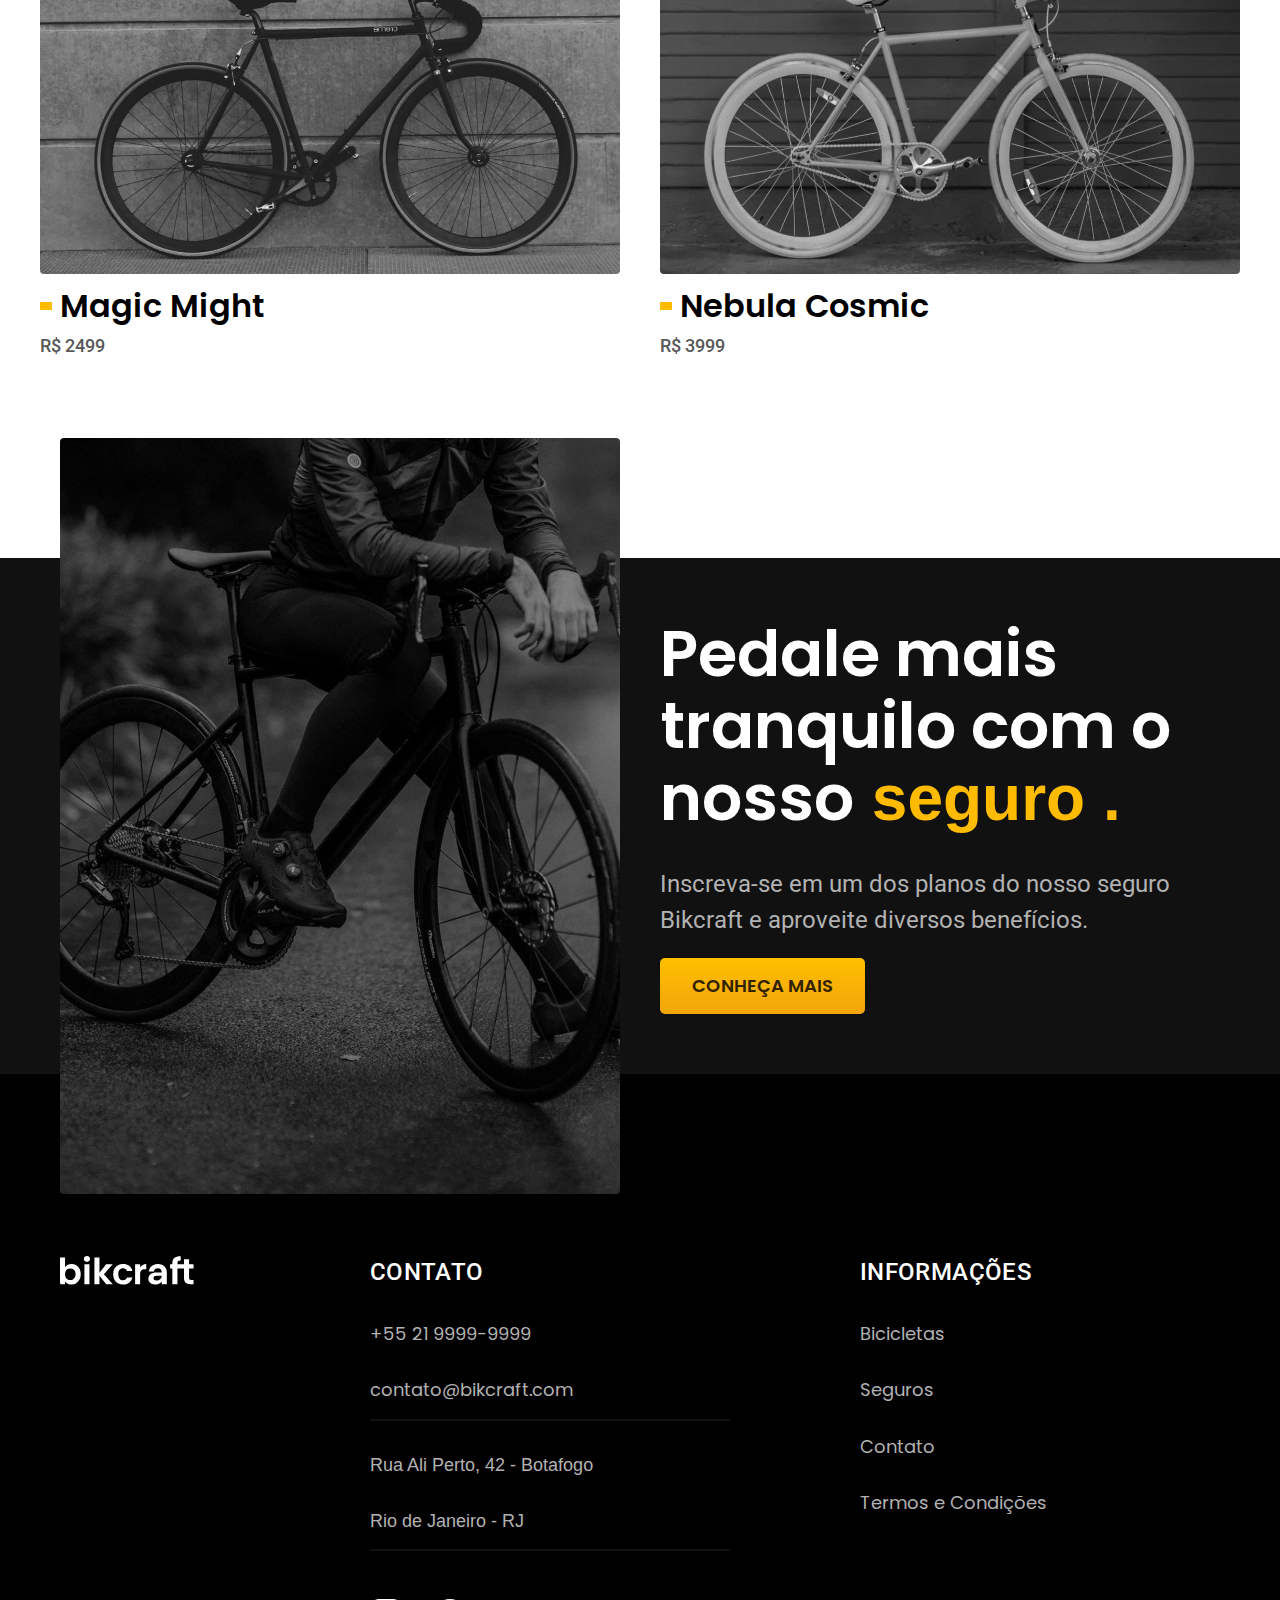
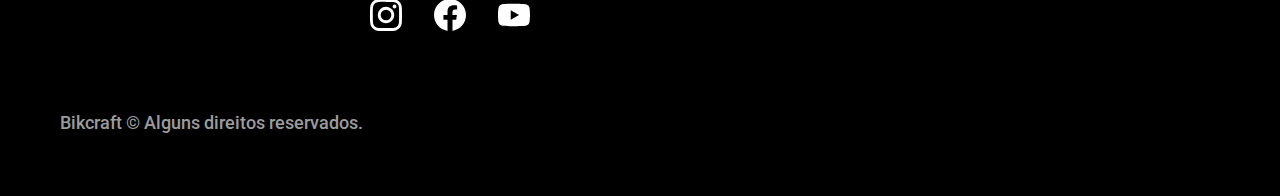
<file: bicicletas/nimbus.html>
<!DOCTYPE html>
<html lang="pt-br">

<head>
  <meta charset="UTF-8">
  <meta name="viewport" content="width=device-width, initial-scale=1.0">

  <title>Nimbus Stark | Bikcraft </title>
  <meta name="description" content="Bicicletas">
  <link rel="preload" href="../css/style.css" as="style">
  <link rel="stylesheet" href="../css/style.css">
  <link rel="preconnect" href="https://fonts.googleapis.com">
  <link rel="preconnect" href="https://fonts.gstatic.com" crossorigin>
  <link href="https://fonts.googleapis.com/css2?family=Poppins:wght@400;600&family=Merriweather:ital,wght@1,900&family=Roboto:wght@400;500&display=swap" rel="stylesheet">
</head>

<body>
  <header class="header-bg">
    <div class="header container">
      <a href="../index.html"> <img src="../img/bikcraft.svg" alt="Bikcraft"></a>
      <nav aria-label="primaria">
        <ul class="header-menu font-1-m">
          <li><a href="../bicicletas.html">Bicicletas</a></li>
          <li><a href="../seguros.html">Seguros</a></li>
          <li><a href="../contato.html">Contato</a></li>
        </ul>
      </nav>
    </div>
  </header>

  <main class="titulo-bg">
    <div>
      <div class="titulo container">
        <p class="font-2-xl cor-5">R$ 4999</p>
        <h1 class="font-1-xxl cor-0">Nimbus Stark<span class="cor-p1 font-1-xxl ">.</span></h1>
      </div>
    </div>
    <div class=" bicicleta container">
      <div class="bicicleta-imagens">
        <img src="../img/bicicleta/nimbus1.jpg" alt="">
        <img src="../img/bicicleta/nimbus2.jpg" alt="">
        <img src="../img/bicicleta/nimbus3.jpg" alt="">
      </div>
      <div class="bicicleta-conteudo-2">
        <div class="bicicleta-descricao">
          <p class="font-2-l cor-5">A Nimbus Stark é a melhor Bikcraft já criada pela nossa equipe. Ela vem equipada com os melhores acessórios, o que garante maior velocidade.</p>
          <div class="bicicleta-comprar">
            <a class="botao " href="../orcamento.html?tipo=bikcraft&produto=nimbus">COMPRAR AGORA</a>

            <span class="font-1-xs cor-6"> <img src="../img/icones/entrega.svg" alt="">entrega em 5 dias</span>
            <span class="font-1-xs cor-6"> <img src="../img/icones/estoque.svg" alt="">18 em estoque</span>
          </div>

        </div>

        <div class="bicicleta-informacoes-2">
          <h2 class="font-1-xs cor-0">INFORMAÇÕES</h2>
          <ul class="bicicleta-informacoes">

            <li> <img src="../img/icones/eletrica.svg" alt="">
              <h3 class="font-1-m cor-0">Motor Elétrico</h3>
              <p class="font-2-xs cor-5">Permite você viajar distâncias inimaginaveis com a sua bike.</p>
            </li>

            <li> <img src="../img/icones/rastreador.svg" alt="">
              <h3 class="font-1-m cor-0">Rastreador</h3>
              <p class="font-2-xs cor-5">Rastreador e sistema anti-furto para garantir o seu sossego.</p>
            </li>

            <li> <img src="../img/icones/velocidade.svg" alt="">
              <h3 class="font-1-m cor-0">40 km/h</h3>
              <p class="font-2-xs cor-5">A mais rápida bicicleta elétrica disponível hoje no mercado.</p>
            </li>

            <li> <img src="../img/icones/carbono.svg" alt="">
              <h3 class="font-1-m cor-0">Fibra de Carbono</h3>
              <p class="font-2-xs cor-5">Maior proteção possível para a sua Bikcraft com fibra de carbono.</p>
            </li>
          </ul>

        </div>

        <div class="bicicleta-ficha-2">
          <h2 class="font-1-xs cor-0">Ficha técnica</h2>
          <ul class="bicicleta-ficha font-2-s cor-6">
            <li>Peso <span>9kg</span></li>
            <li>Altura <span>60 cm</span></li>
            <li>Largura <span>120cm</span></li>
            <li>Profundidade <span>10cm</span></li>
            <li>Marchas <span>16</span></li>
            <li>Roda <span>29</span></li>

          </ul>
        </div>
      </div>
    </div>
    <article class="escolha-bg">

      <h1 class=" container font-1-xxl cor-11">escolha a sua<span class="cor-p1 font-1-xxl ">.</span></h1>

      <ul>
        <li>
          <a href="../bicicletas/magic.html">
            <img src="../img/bicicletas/magic.jpg" alt="Bicicleta Preta">
            <h3 class="font-1-xl cor-12">Magic Might</h3>
            <span class="cor-8 font-2-m ">R$ 2499</span>
          </a>
        </li>

        <li>
          <a href="../bicicletas/nebula.html"> <img src="../img/bicicletas/nebula.jpg" alt="Bicicleta Preta">
            <h3 class="font-1-xl cor-12">Nebula Cosmic</h3>
            <span class="cor-8 font-2-m ">R$ 3999</span>
          </a>
        </li>
      </ul>
    </article>

    <article class="seguro-bg">
      <div class="seguro container">
        <div class="seguro-imagem">
          <img src="../img/fotos/seguros.jpg" alt="Pessoa parada em cima da bicicleta">
        </div>
        <div class="seguro-conteudo">
          <h2 class="font-1-xxl cor-0">Pedale mais
            tranquilo com
            o nosso<span class="cor-p1"> seguro .</span></h2>
          <p class="font-2-l  cor-5">Inscreva-se em um dos planos do nosso seguro Bikcraft e aproveite diversos benefícios.</p>
          <a class="botao" href="../seguros.html">CONHEÇA MAIS</a>
        </div>
      </div>

    </article>


  </main>






  <footer class=" footer-bg">
    <div class="footer container">
      <img src="../../img/bikcraft.svg" alt="Bikcraft">
      <div class="footer-contato">
        <h3 class="font-2-l-b cor-0">Contato</h3>
        <ul class="font-2-m cor-5">
          <li> <a class="font-1-m cor-5" href="tel:+55219999999">+55 21 9999-9999</a></li>
          <li> <a class="font-1-m cor-5" href="mailto:contato@bikcraft.com">contato@bikcraft.com</a></li>
          <li>Rua Ali Perto, 42 - Botafogo</li>
          <li>Rio de Janeiro - RJ</li>
        </ul>
        <div class="footer-redes">
          <a href="">
            <img src="../img/redes/instagram.svg" alt="Instagram">
          </a>
          <a href="">
            <img src="../img/redes/facebook.svg" alt="Facebook">
          </a>
          <a href="">
            <img src="../img/redes/youtube.svg" alt="Youtube">
          </a>
        </div>
      </div>
      <div class="footer-informacoes">
        <h3 class="font-2-l-b cor-0">Informações</h3>
        <nav>
          <ul class="font-1-m cor-5">
            <li><a class="font-1-m cor-5" href=".././bicicletas.html">Bicicletas</a></li>
            <li><a class="font-1-m cor-5" href=".././seguros.html">Seguros</a></li>
            <li><a class="font-1-m cor-5" href=".././contato.html">Contato</a></li>
            <li><a class="font-1-m cor-5" href=".././termos.html">Termos e Condições</a></li>
          </ul>
        </nav>

      </div>
      <p class=" footer-copy font-2-m cor-6">Bikcraft © Alguns direitos reservados.</p>
    </div>
  </footer>
  <script src="../js/script.js"> </script>
</body>

</html>
</file>
<file: css/style.css>
@import "ultilidades/animacao.css";
@import "global/global.css";
@import "./ultilidades/tipografia.css";
@import "./ultilidades/cores.css";
@import "./global/header.css";
@import "./home/footer.css";
/* Ultilidades */

/* Home */
@import "./home/introducao.css";
@import "./home/tecnologia.css";
@import "./home/parceiros.css";
@import "./home/depoimento.css";
/*Bicicletas */
@import "./bicicletas/bicicletas-lista.css";

/* Bicicletas */
@import "./bicicletas/bicicletas.css";
@import "./bicicletas/bicicletas-lista.css";

/*Bicicleta */
@import "./bicicleta/bicicleta.css";
@import "./bicicleta/seguro.css";

/* Seguros */
@import "./seguros/seguros.css";
@import "./seguros/perguntas.css";

/* Contato */
@import "./contato/contato.css";
@import "./contato/lojas.css";

/*Termos*/
@import "./termos/termos.css";

@import "./ultilidades/formulario.css";
@import "./ultilidades/componentes.css";

@import "./orcamento/orcamento.css";
</file>
